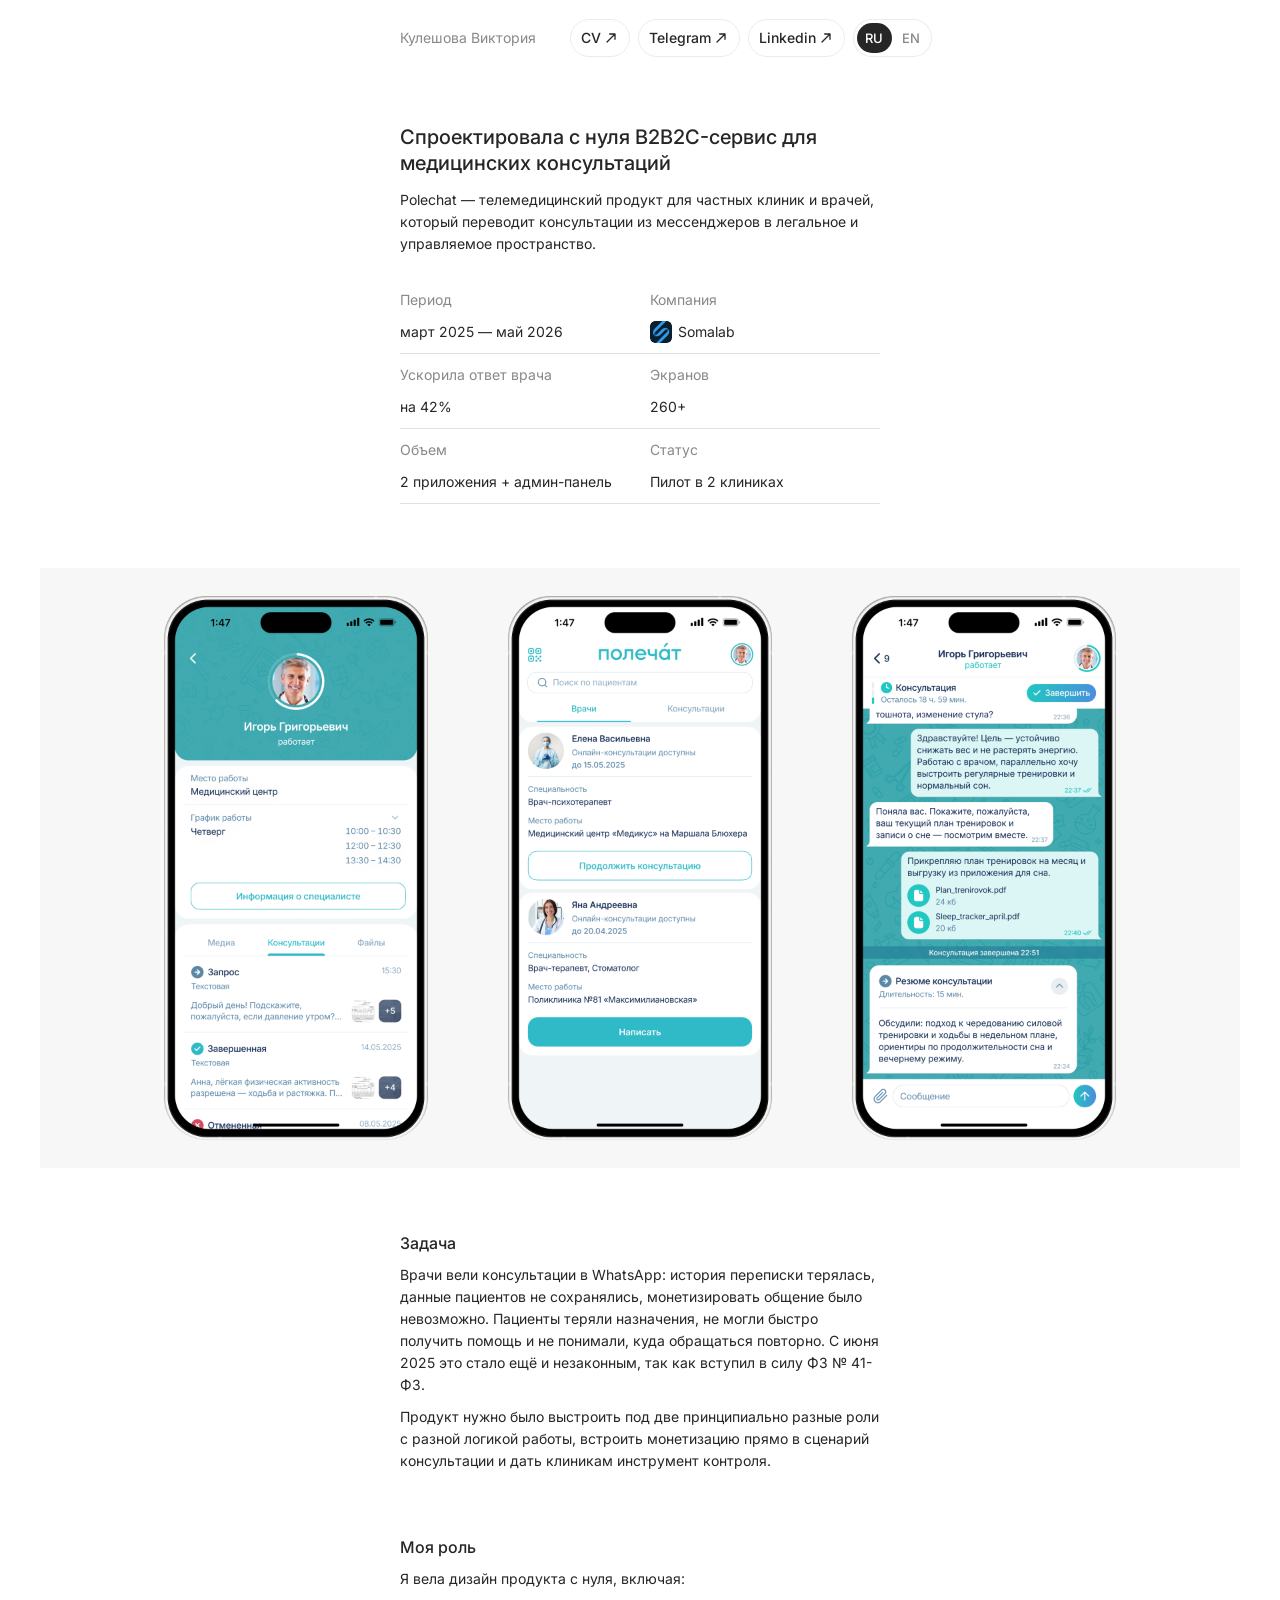
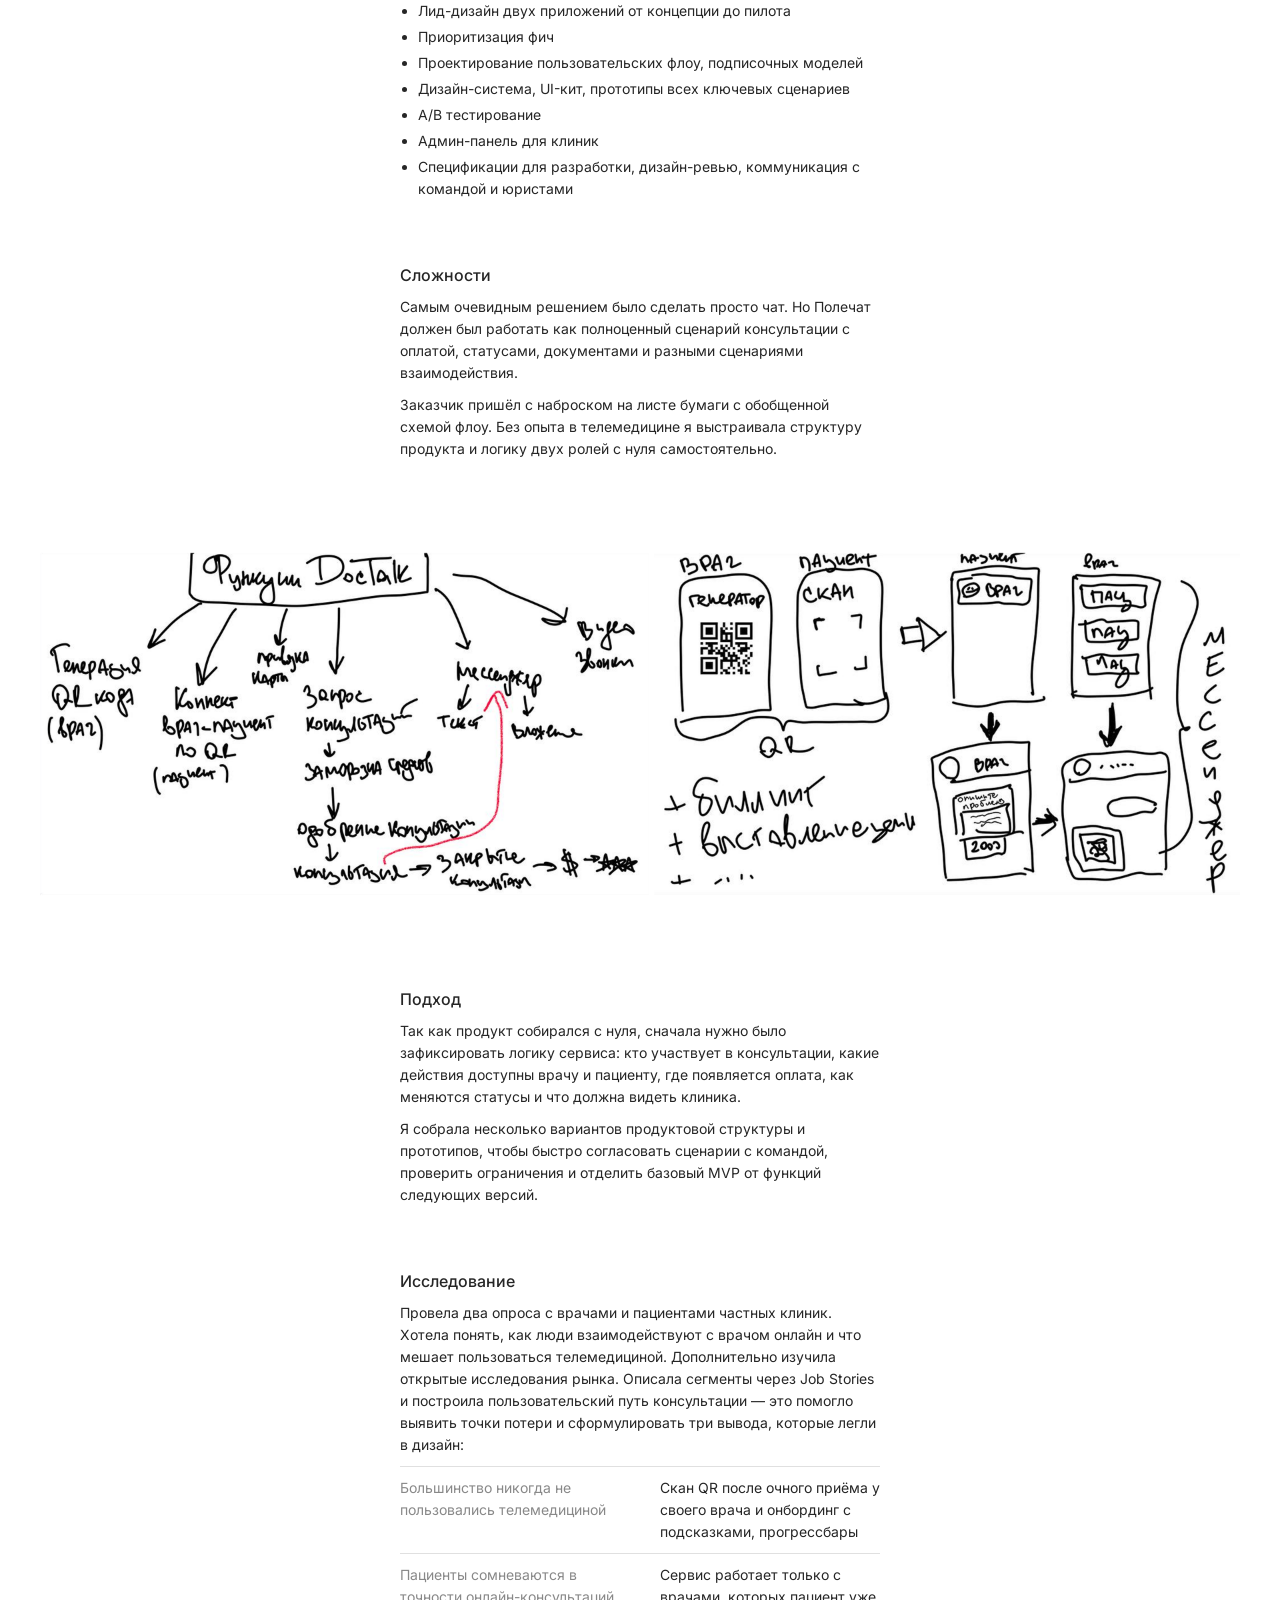
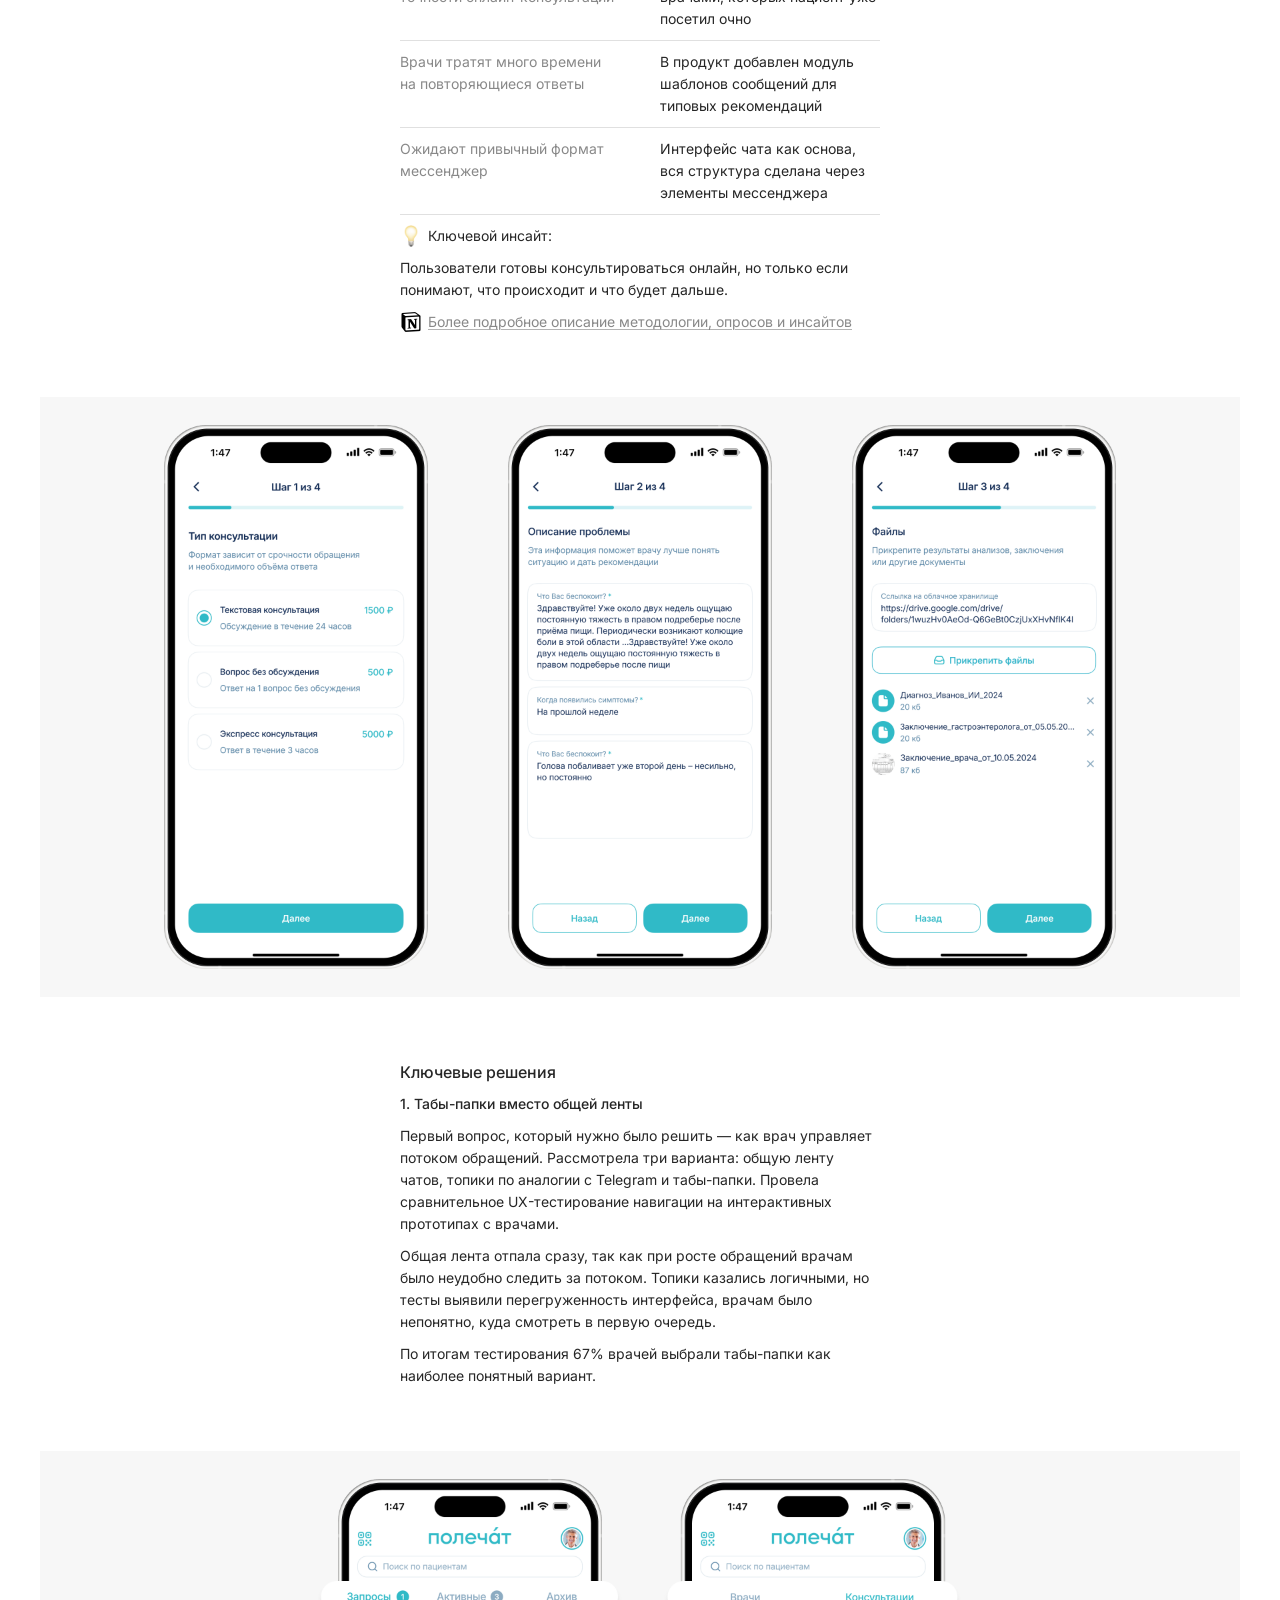
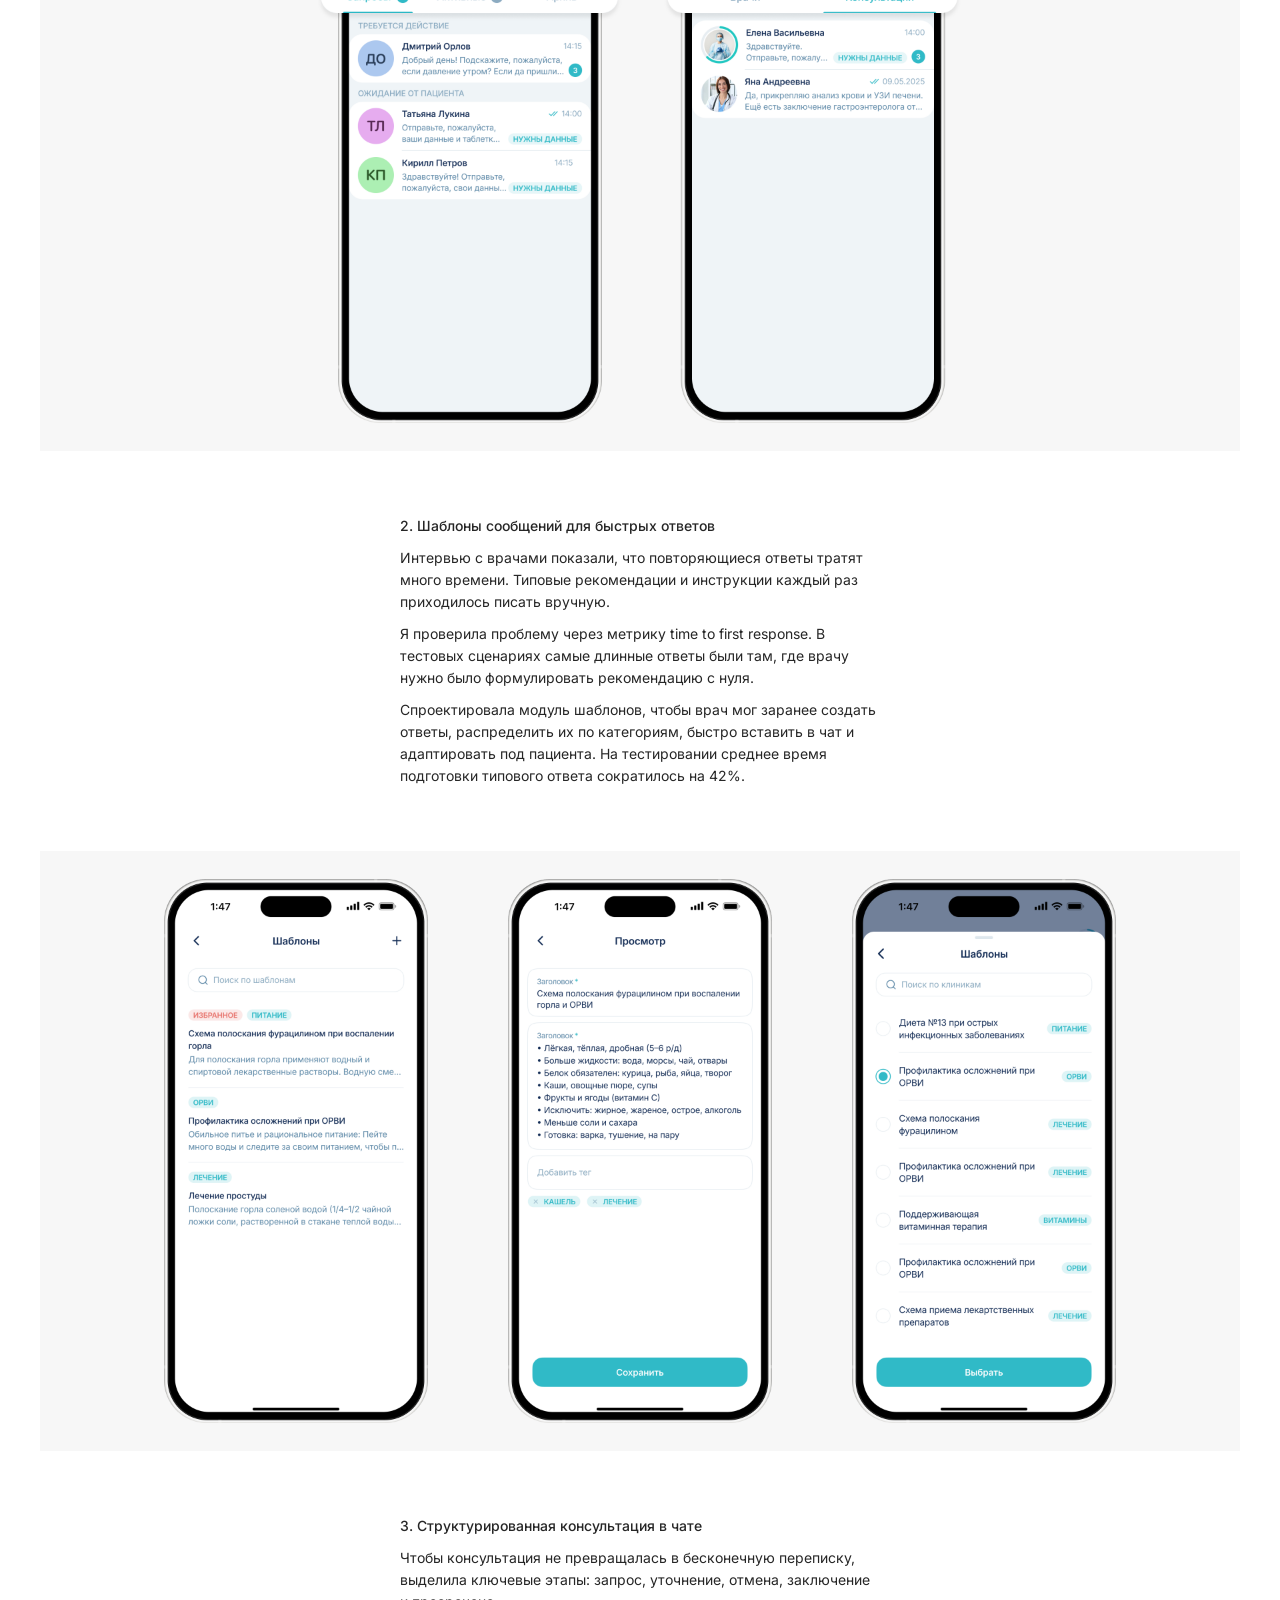
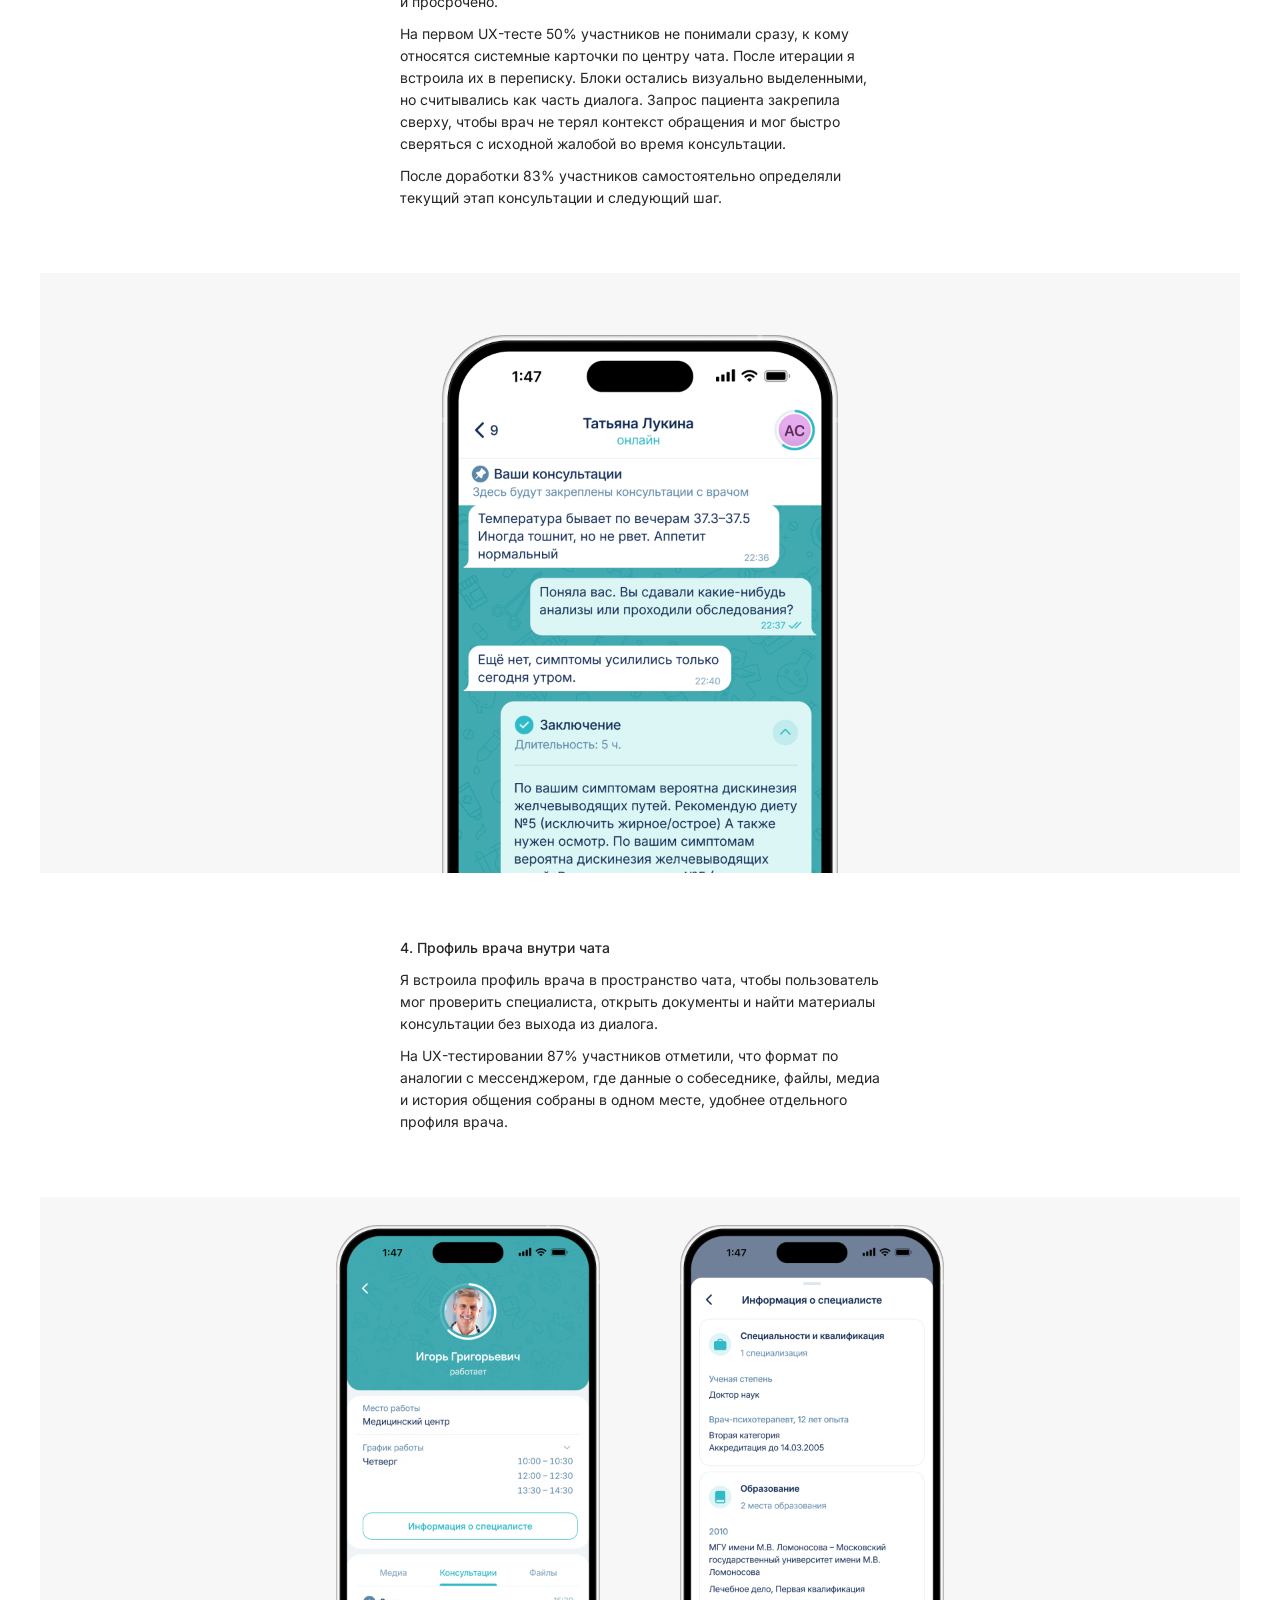
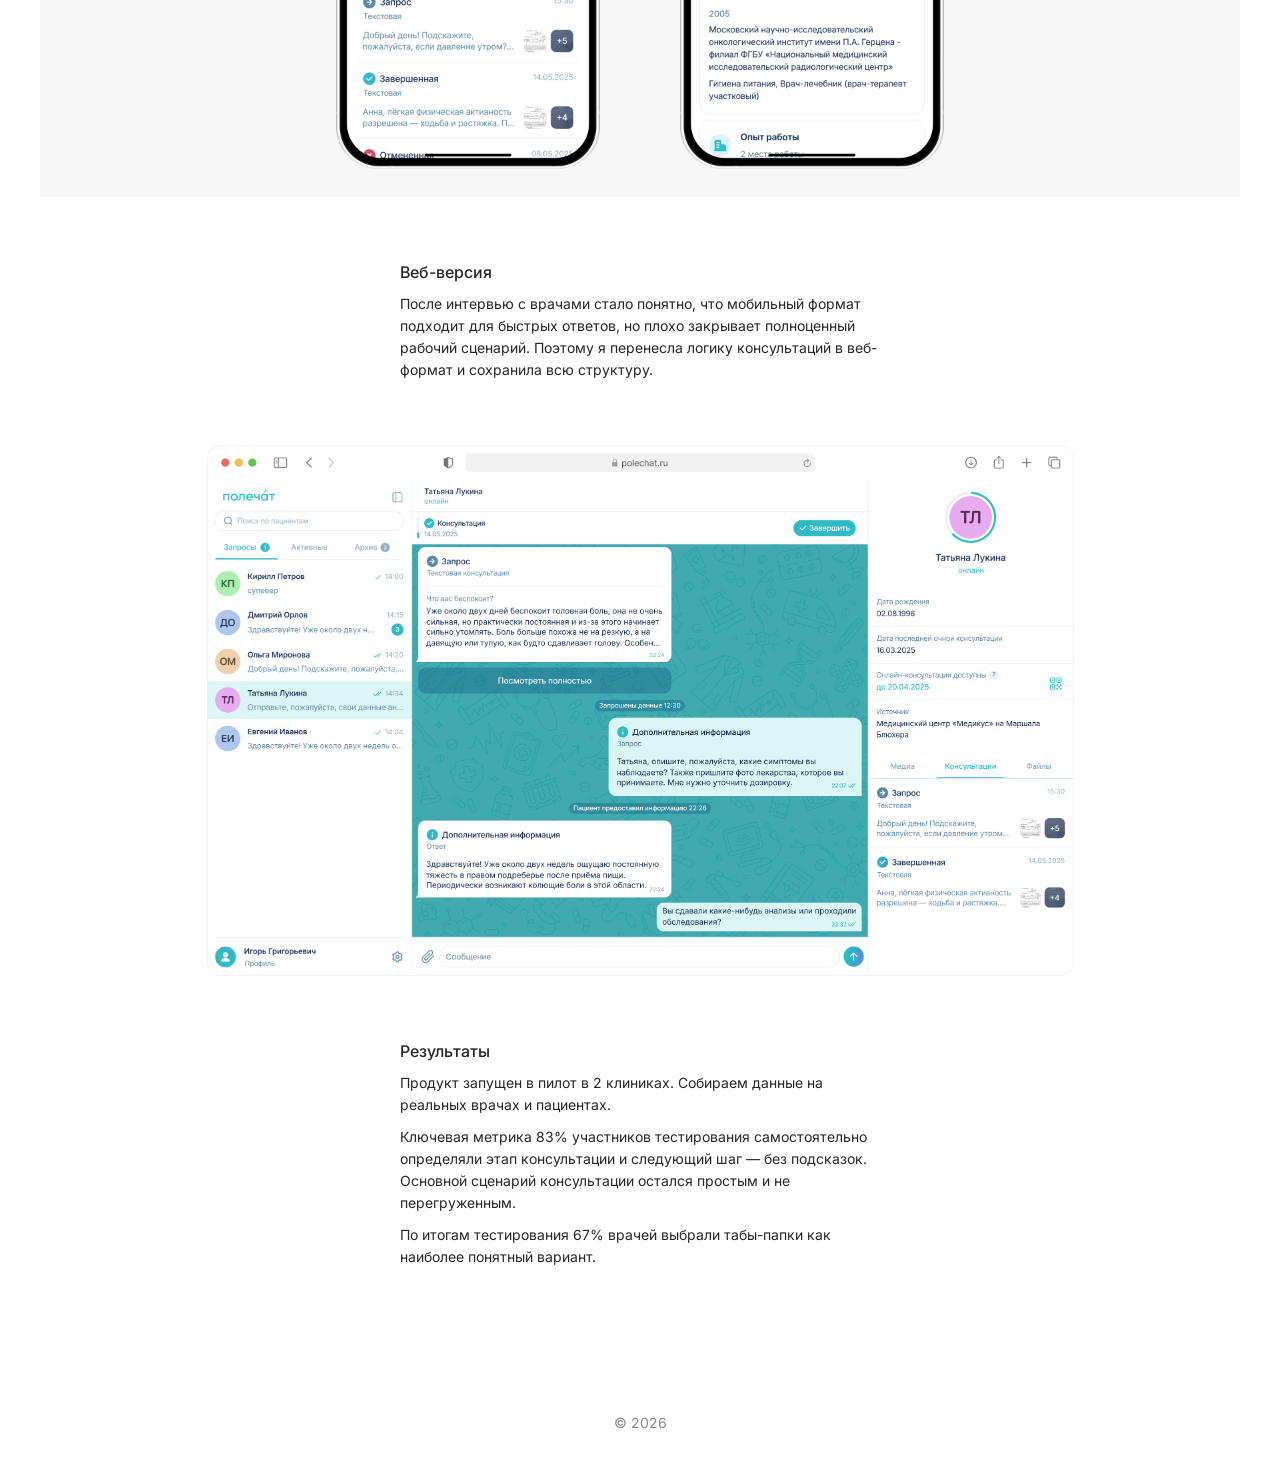
<file: polechat.html>
<!DOCTYPE html>
<html lang="ru">

<head>
    <link rel="icon" type="image/png" href="assets/favicon.png">
    <meta charset="UTF-8">
    <meta name="viewport" content="width=device-width, initial-scale=1.0">
    <meta name="description" content="Как я спроектировала с нуля B2B2C-сервис для легальных медицинских консультаций.">
    <link rel="canonical" href="https://viktoriakuleshova.ru/polechat.html">
    <link rel="alternate" hreflang="ru" href="https://viktoriakuleshova.ru/polechat.html">
    <link rel="alternate" hreflang="en" href="https://viktoriakuleshova.ru/en/polechat.html">
    <link rel="alternate" hreflang="x-default" href="https://viktoriakuleshova.ru/polechat.html">
    <meta property="og:type" content="website">
    <meta property="og:title" content="Полечат — кейс | Виктория Кулешова">
    <meta property="og:description" content="Как я спроектировала с нуля B2B2C-сервис для легальных медицинских консультаций.">
    <meta property="og:url" content="https://viktoriakuleshova.ru/polechat.html">
    <meta property="og:locale" content="ru_RU">
    <title>Полечат — кейс | Виктория Кулешова</title>

    <link rel="preconnect" href="https://fonts.googleapis.com">
    <link rel="preconnect" href="https://fonts.gstatic.com" crossorigin>
    <link href="https://fonts.googleapis.com/css2?family=Inter:wght@400;500;600&display=swap" rel="stylesheet">

    <link rel="stylesheet" href="style.css">
    <link rel="stylesheet" href="case.css">
</head>

<body>

    <main class="case-page">
        <header class="case-header">
            <a href="./" class="case-header__name">Кулешова Виктория</a>

            <div class="case-header__actions">
                <nav class="pillnav">
                <a class="pill"
                    href="https://drive.google.com/file/d/1a3O7hFfWB6YuPeV2TKK2xETcdSh9LRPo/view?usp=drive_link"
                    target="_blank" rel="noopener">
                    <span>CV</span>
                    <img class="pill__icon" src="assets/arrow-narrow-up-right.svg" alt="">
                </a>

                <a class="pill" href="https://t.me/vktorriaa" target="_blank" rel="noopener">
                    <span>Telegram</span>
                    <img class="pill__icon" src="assets/arrow-narrow-up-right.svg" alt="">
                </a>

                <a class="pill" href="https://www.linkedin.com/in/vika-kuleshova-b618aa413" target="_blank" rel="noopener">
                    <span>Linkedin</span>
                    <img class="pill__icon" src="assets/arrow-narrow-up-right.svg" alt="">
                </a>
            </nav>
                <div class="lang-switch" role="group" aria-label="Язык"><a class="lang-switch__item is-active" href="polechat.html" hreflang="ru" lang="ru" data-lang="ru" aria-current="page">RU</a><a class="lang-switch__item" href="en/polechat.html" hreflang="en" lang="en" data-lang="en">EN</a></div>
            </div>
        </header>

        <header class="case-sticky-menu">
            <div class="case-sticky-menu__inner">
                <a href="./" class="case-sticky-menu__avatar">
                    <img src="assets/avatar.png" alt="Кулешова Виктория">
                </a>

                <div class="case-sticky-menu__actions">

                <nav class="case-sticky-menu__links">
                    <a class="case-sticky-menu__pill"
                        href="https://drive.google.com/file/d/1a3O7hFfWB6YuPeV2TKK2xETcdSh9LRPo/view?usp=drive_link"
                        target="_blank" rel="noopener">
                        <span>CV</span>
                        <img src="assets/arrow-narrow-up-right.svg" alt="">
                    </a>

                    <a class="case-sticky-menu__pill" href="https://t.me/vktorriaa" target="_blank" rel="noopener">
                        <span>Telegram</span>
                        <img src="assets/arrow-narrow-up-right.svg" alt="">
                    </a>

                    <a class="case-sticky-menu__pill" href="https://www.linkedin.com/in/vika-kuleshova-b618aa413" target="_blank" rel="noopener">
                        <span>Linkedin</span>
                        <img src="assets/arrow-narrow-up-right.svg" alt="">
                    </a>
                </nav>

                <div class="lang-switch" role="group" aria-label="Язык"><a class="lang-switch__item is-active" href="polechat.html" hreflang="ru" lang="ru" data-lang="ru" aria-current="page">RU</a><a class="lang-switch__item" href="en/polechat.html" hreflang="en" lang="en" data-lang="en">EN</a></div>

                <button class="case-menu-toggle" type="button" aria-label="Открыть меню">
                    <img src="assets/menu-01.svg" alt="">
                </button>

                </div>
            </div>
        </header>

        <section class="case-hero">

            <div class="case-intro">
                <h1>Спроектировала с нуля B2B2C-сервис для медицинских консультаций</h1>

                <p>
                    Polechat — телемедицинский продукт для частных клиник и врачей,
                    который переводит консультации из мессенджеров в легальное и
                    управляемое пространство.
                </p>
            </div>

            <div class="case-facts">

                <div class="case-facts__row">
                    <div class="case-fact">
                        <span>Период</span>
                        <p>март 2025 — май 2026</p>
                    </div>

                    <div class="case-fact">
                        <span>Компания</span>
                        <p class="case-company">
                            <img src="assets/somalab.png" alt="">
                            Somalab
                        </p>
                    </div>
                </div>

                <div class="case-facts__row">
                    <div class="case-fact">
                        <span>Ускорила ответ врача</span>
                        <p>на 42%</p>
                    </div>

                    <div class="case-fact">
                        <span>Экранов</span>
                        <p>260+</p>
                    </div>
                </div>

                <div class="case-facts__row">
                    <div class="case-fact">
                        <span>Объем</span>
                        <p>2 приложения + админ-панель</p>
                    </div>

                    <div class="case-fact">
                        <span>Статус</span>
                        <p>Пилот в 2 клиниках</p>
                    </div>
                </div>

            </div>

        </section>

        <section class="case-gallery">
            <img src="assets/polechat/polechat_case_1.png" alt="Экраны приложения Полечат">
        </section>

        <section class="case-section">
            <div class="case-content">
                <h2>Задача</h2>

                <p>
                    Врачи вели консультации в WhatsApp: история переписки терялась, данные пациентов не сохранялись,
                    монетизировать общение было невозможно. Пациенты теряли назначения, не могли быстро получить помощь
                    и не понимали, куда обращаться повторно. С июня 2025 это стало ещё и незаконным, так как вступил в
                    силу ФЗ № 41-ФЗ.
                </p>

                <p>
                    Продукт нужно было выстроить под две принципиально разные роли с разной логикой работы, встроить
                    монетизацию прямо в сценарий консультации и дать клиникам инструмент контроля.
                </p>
            </div>
        </section>

        <section class="case-section">
            <div class="case-content">
                <h2>Моя роль</h2>

                <p>Я вела дизайн продукта с нуля, включая:</p>

                <ul>
                    <li>Лид-дизайн двух приложений от концепции до пилота</li>
                    <li>Приоритизация фич</li>
                    <li>Проектирование пользовательских флоу, подписочных моделей</li>
                    <li>Дизайн-система, UI-кит, прототипы всех ключевых сценариев</li>
                    <li>A/B тестирование</li>
                    <li>Админ-панель для клиник</li>
                    <li>Спецификации для разработки, дизайн-ревью, коммуникация с командой и юристами</li>
                </ul>
            </div>
        </section>

        <section class="case-section">
            <div class="case-content">
                <h2>Сложности</h2>

                <p>
                    Самым очевидным решением было сделать просто чат. Но Полечат должен был работать как полноценный
                    сценарий консультации с оплатой, статусами, документами и разными сценариями взаимодействия.
                </p>

                <p>
                    Заказчик пришёл с наброском на листе бумаги с обобщенной схемой флоу. Без опыта в телемедицине я
                    выстраивала структуру продукта и логику двух ролей с нуля самостоятельно.
                </p>
            </div>

            <div class="case-gallery">
                <img src="assets/polechat/polechat_case_2.png" alt="">
            </div>
        </section>

        <section class="case-section">
            <div class="case-content">
                <h2>Подход</h2>

                <p>
                    Так как продукт собирался с нуля, сначала нужно было зафиксировать логику сервиса: кто участвует в
                    консультации, какие действия доступны врачу и пациенту, где появляется оплата, как меняются статусы
                    и что должна видеть клиника.
                </p>

                <p>
                    Я собрала несколько вариантов продуктовой структуры и прототипов, чтобы быстро согласовать сценарии
                    с командой, проверить ограничения и отделить базовый MVP от функций следующих версий.
                </p>
            </div>
        </section>

        <section class="case-section">
            <div class="case-content">
                <h2>Исследование</h2>

                <p>
                    Провела два опроса с врачами и пациентами частных клиник. Хотела понять, как люди взаимодействуют с
                    врачом онлайн и что мешает пользоваться телемедициной. Дополнительно изучила открытые исследования
                    рынка. Описала сегменты через Job Stories и построила пользовательский путь консультации — это
                    помогло выявить точки потери и сформулировать три вывода, которые легли в дизайн:
                </p>

                <div class="research-table">
                    <div class="research-row">
                        <span>Большинство никогда не пользовались телемедициной</span>
                        <p>Скан QR после очного приёма у своего врача и онбординг с подсказками, прогрессбары</p>
                    </div>

                    <div class="research-row">
                        <span>Пациенты сомневаются в точности онлайн-консультаций</span>
                        <p>Сервис работает только с врачами, которых пациент уже посетил очно</p>
                    </div>

                    <div class="research-row">
                        <span>Врачи тратят много времени на повторяющиеся ответы</span>
                        <p>В продукт добавлен модуль шаблонов сообщений для типовых рекомендаций</p>
                    </div>

                    <div class="research-row">
                        <span>Ожидают привычный формат мессенджер</span>
                        <p>Интерфейс чата как основа, вся структура сделана через элементы мессенджера</p>
                    </div>
                </div>

                <p class="insight-title">
                    <img src="assets/idea.png" alt="">
                    <span>Ключевой инсайт:</span>
                </p>

                <p>
                    Пользователи готовы консультироваться онлайн, но только если понимают, что происходит и что будет
                    дальше.
                </p>

                <a href="#" class="notion-link">
                    <img src="assets/notion.png" alt="">
                    <span>Более подробное описание методологии, опросов и инсайтов</span>
                </a>
            </div>

            <div class="case-gallery">
                <img src="assets/polechat/polechat_case_3.png" alt="">
            </div>
        </section>

        <section class="case-section">

            <div class="case-content">
                <h2>Ключевые решения</h2>

                <h3>1. Табы-папки вместо общей ленты</h3>

                <p>
                    Первый вопрос, который нужно было решить — как врач управляет потоком обращений.
                    Рассмотрела три варианта: общую ленту чатов, топики по аналогии с Telegram
                    и табы-папки. Провела сравнительное UX-тестирование навигации на интерактивных
                    прототипах с врачами.
                </p>

                <p>
                    Общая лента отпала сразу, так как при росте обращений врачам было неудобно
                    следить за потоком. Топики казались логичными, но тесты выявили перегруженность
                    интерфейса, врачам было непонятно, куда смотреть в первую очередь.
                </p>

                <p>
                    По итогам тестирования 67% врачей выбрали табы-папки как наиболее понятный вариант.
                </p>
            </div>

            <div class="case-gallery">
                <img src="assets/polechat/polechat_case_4.png" alt="">
            </div>

        </section>

        <section class="case-section">

            <div class="case-content">

                <h3>2. Шаблоны сообщений для быстрых ответов</h3>

                <p>
                    Интервью с врачами показали, что повторяющиеся ответы тратят много времени.
                    Типовые рекомендации и инструкции каждый раз приходилось писать вручную.
                </p>

                <p>
                    Я проверила проблему через метрику time to first response. В тестовых сценариях
                    самые длинные ответы были там, где врачу нужно было формулировать рекомендацию с нуля.
                </p>

                <p>
                    Спроектировала модуль шаблонов, чтобы врач мог заранее создать ответы,
                    распределить их по категориям, быстро вставить в чат и адаптировать под пациента.
                    На тестировании среднее время подготовки типового ответа сократилось на 42%.
                </p>

            </div>

            <div class="case-gallery">
                <img src="assets/polechat/polechat_case_5.png" alt="">
            </div>

        </section>

        <section class="case-section">

            <div class="case-content">
                <h3>3. Структурированная консультация в чате</h3>

                <p>
                    Чтобы консультация не превращалась в бесконечную переписку, выделила ключевые этапы:
                    запрос, уточнение, отмена, заключение и просрочено.
                </p>

                <p>
                    На первом UX-тесте 50% участников не понимали сразу, к кому относятся системные карточки
                    по центру чата. После итерации я встроила их в переписку. Блоки остались визуально выделенными,
                    но считывались как часть диалога. Запрос пациента закрепила сверху, чтобы врач не терял
                    контекст обращения и мог быстро сверяться с исходной жалобой во время консультации.
                </p>

                <p>
                    После доработки 83% участников самостоятельно определяли текущий этап консультации и следующий шаг.
                </p>
            </div>

            <div class="case-gallery">
                <img src="assets/polechat/polechat_case_6.png" alt="">
            </div>

        </section>

        <section class="case-section">

            <div class="case-content">
                <h3>4. Профиль врача внутри чата</h3>

                <p>
                    Я встроила профиль врача в пространство чата, чтобы пользователь мог проверить специалиста,
                    открыть документы и найти материалы консультации без выхода из диалога.
                </p>

                <p>
                    На UX-тестировании 87% участников отметили, что формат по аналогии с мессенджером,
                    где данные о собеседнике, файлы, медиа и история общения собраны в одном месте,
                    удобнее отдельного профиля врача.
                </p>
            </div>

            <div class="case-gallery">
                <img src="assets/polechat/polechat_case_7.png" alt="">
            </div>

        </section>

        <section class="case-section">

            <div class="case-content">
                <h2>Веб-версия</h2>

                <p>
                    После интервью с врачами стало понятно, что мобильный формат подходит для быстрых ответов,
                    но плохо закрывает полноценный рабочий сценарий. Поэтому я перенесла логику консультаций
                    в веб-формат и сохранила всю структуру.
                </p>
            </div>

            <div class="case-web-image">
                <img src="assets/polechat/polechat_case_8.png" alt="">
            </div>

        </section>

        <section class="case-section">

            <div class="case-content">
                <h2>Результаты</h2>

                <p>
                    Продукт запущен в пилот в 2 клиниках. Собираем данные на реальных врачах и пациентах.
                </p>

                <p>
                    Ключевая метрика 83% участников тестирования самостоятельно определяли этап консультации
                    и следующий шаг — без подсказок. Основной сценарий консультации остался простым
                    и не перегруженным.
                </p>

                <p>
                    По итогам тестирования 67% врачей выбрали табы-папки как наиболее понятный вариант.
                </p>
            </div>

        </section>

    </main>

  <footer class="case-footer">
    © 2026
</footer>
    <script src="js/case-menu.js"></script>

  <script src="js/lang.js"></script>
</body>



</html>
</file>
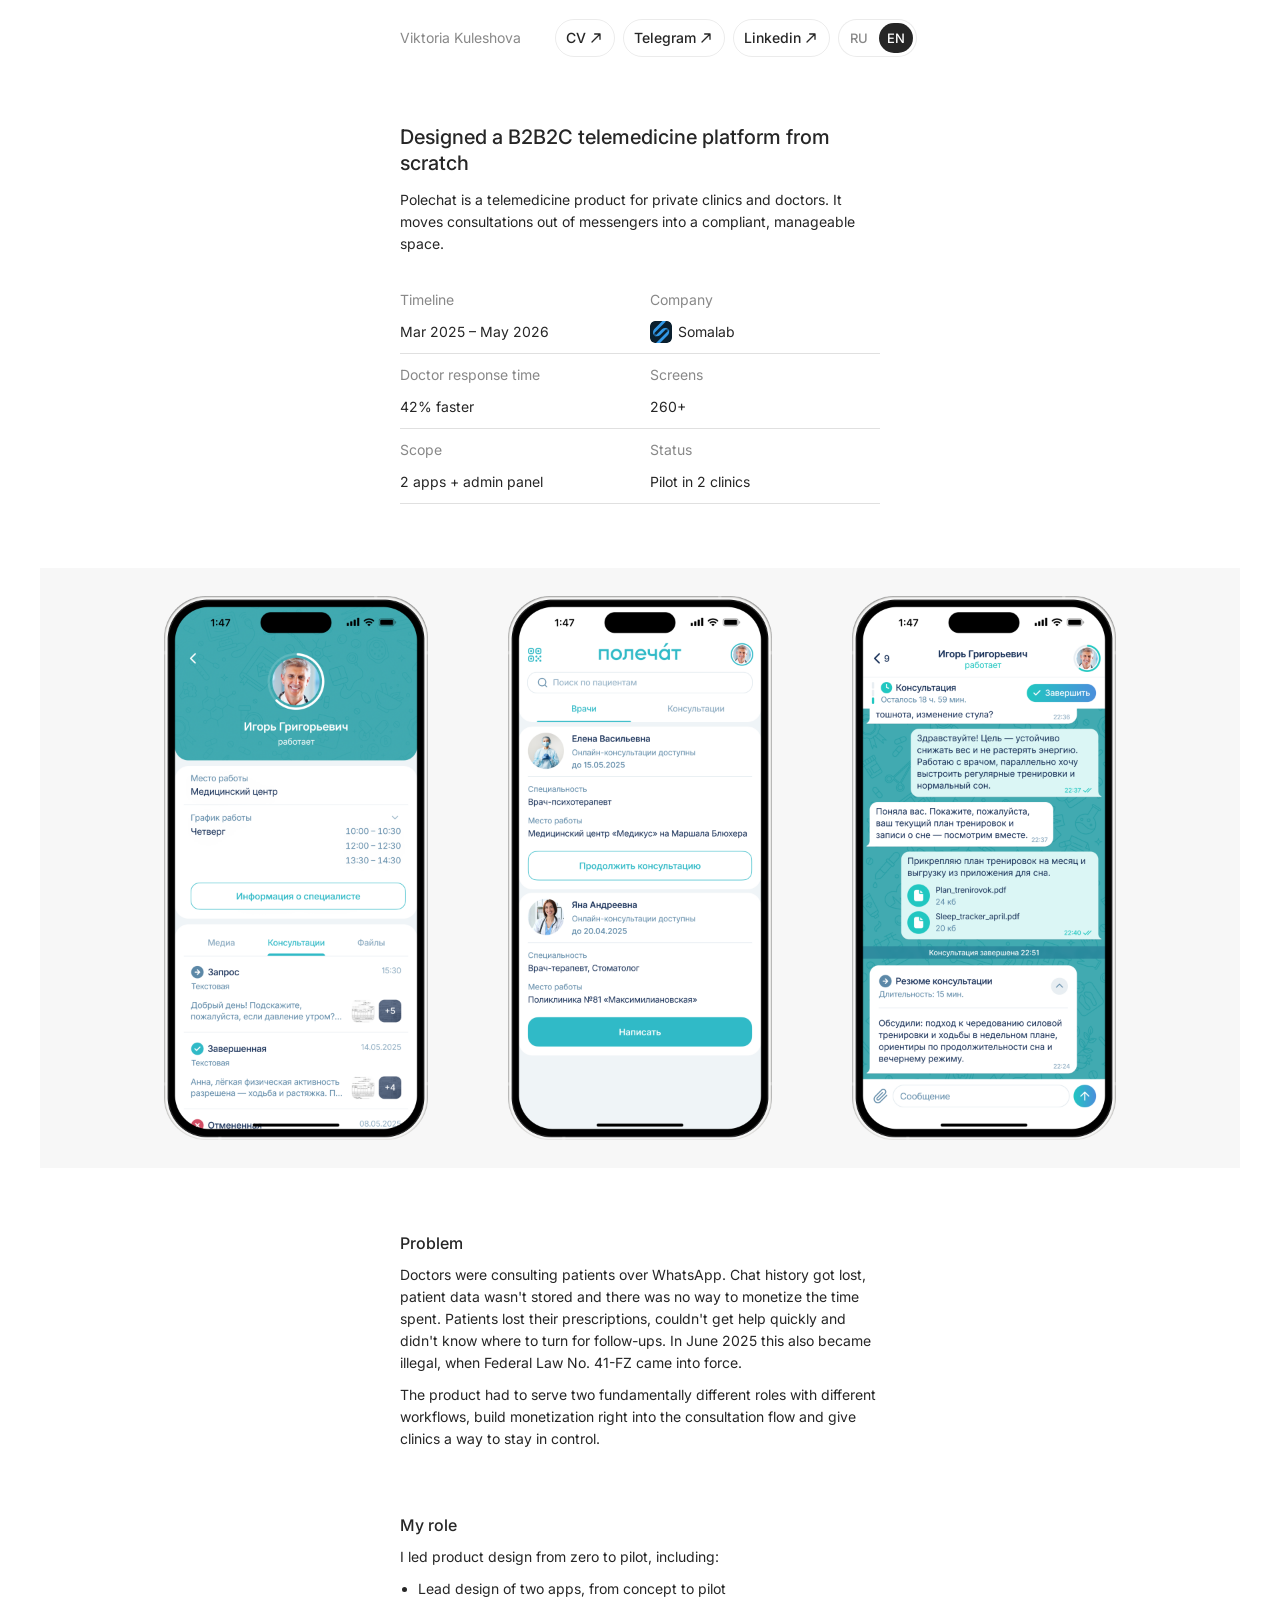
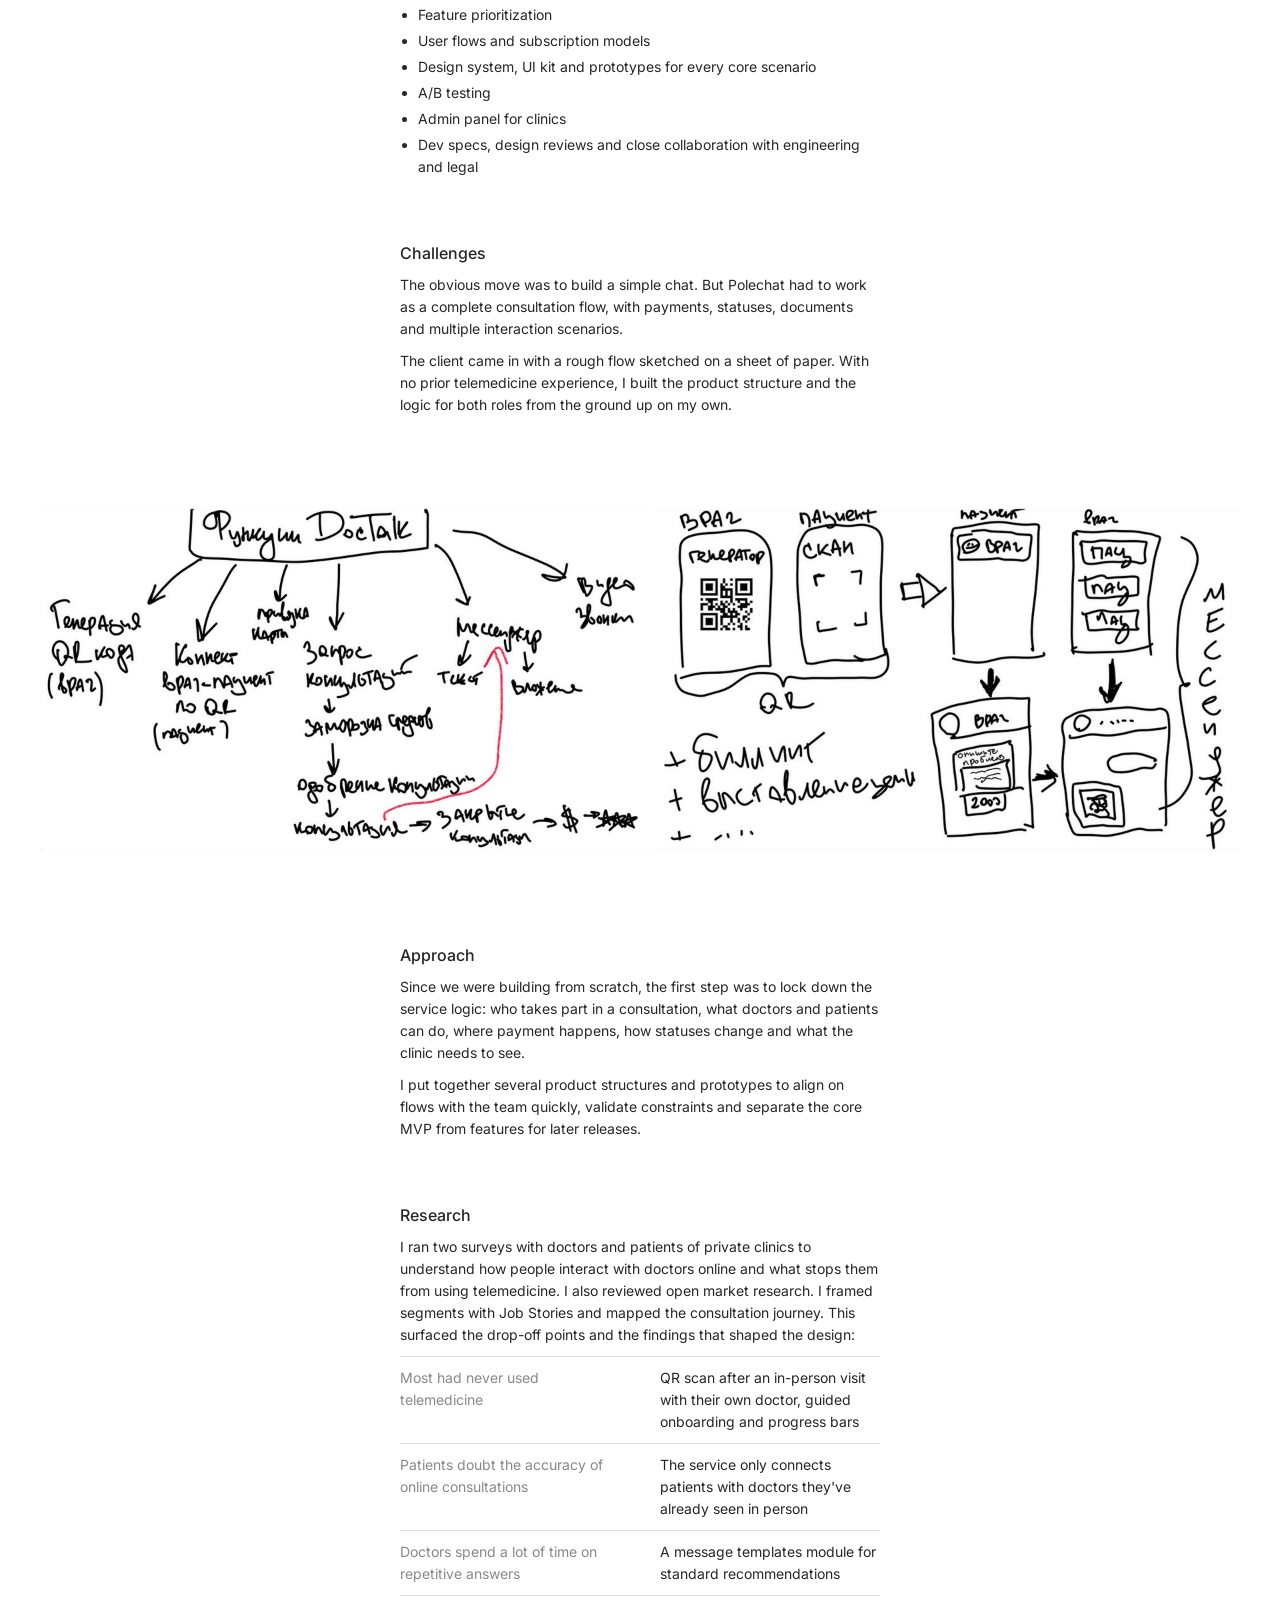
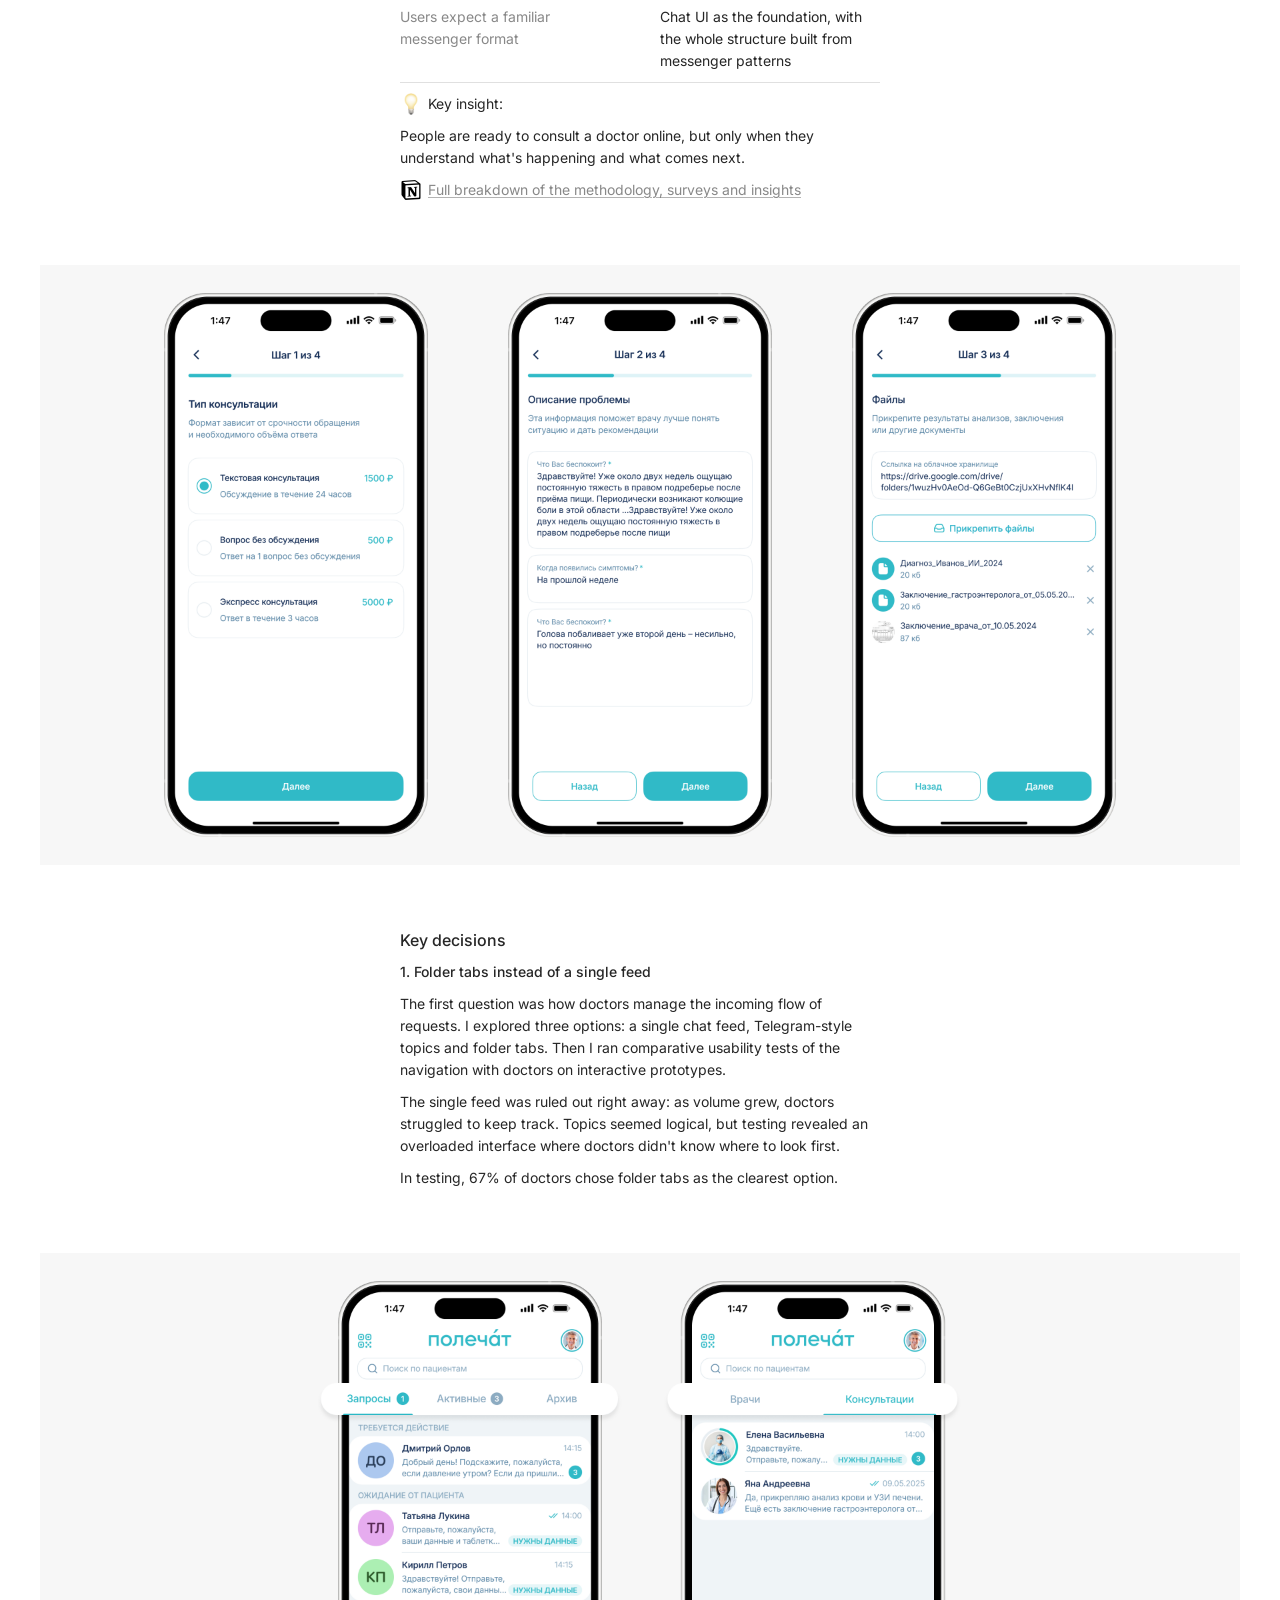
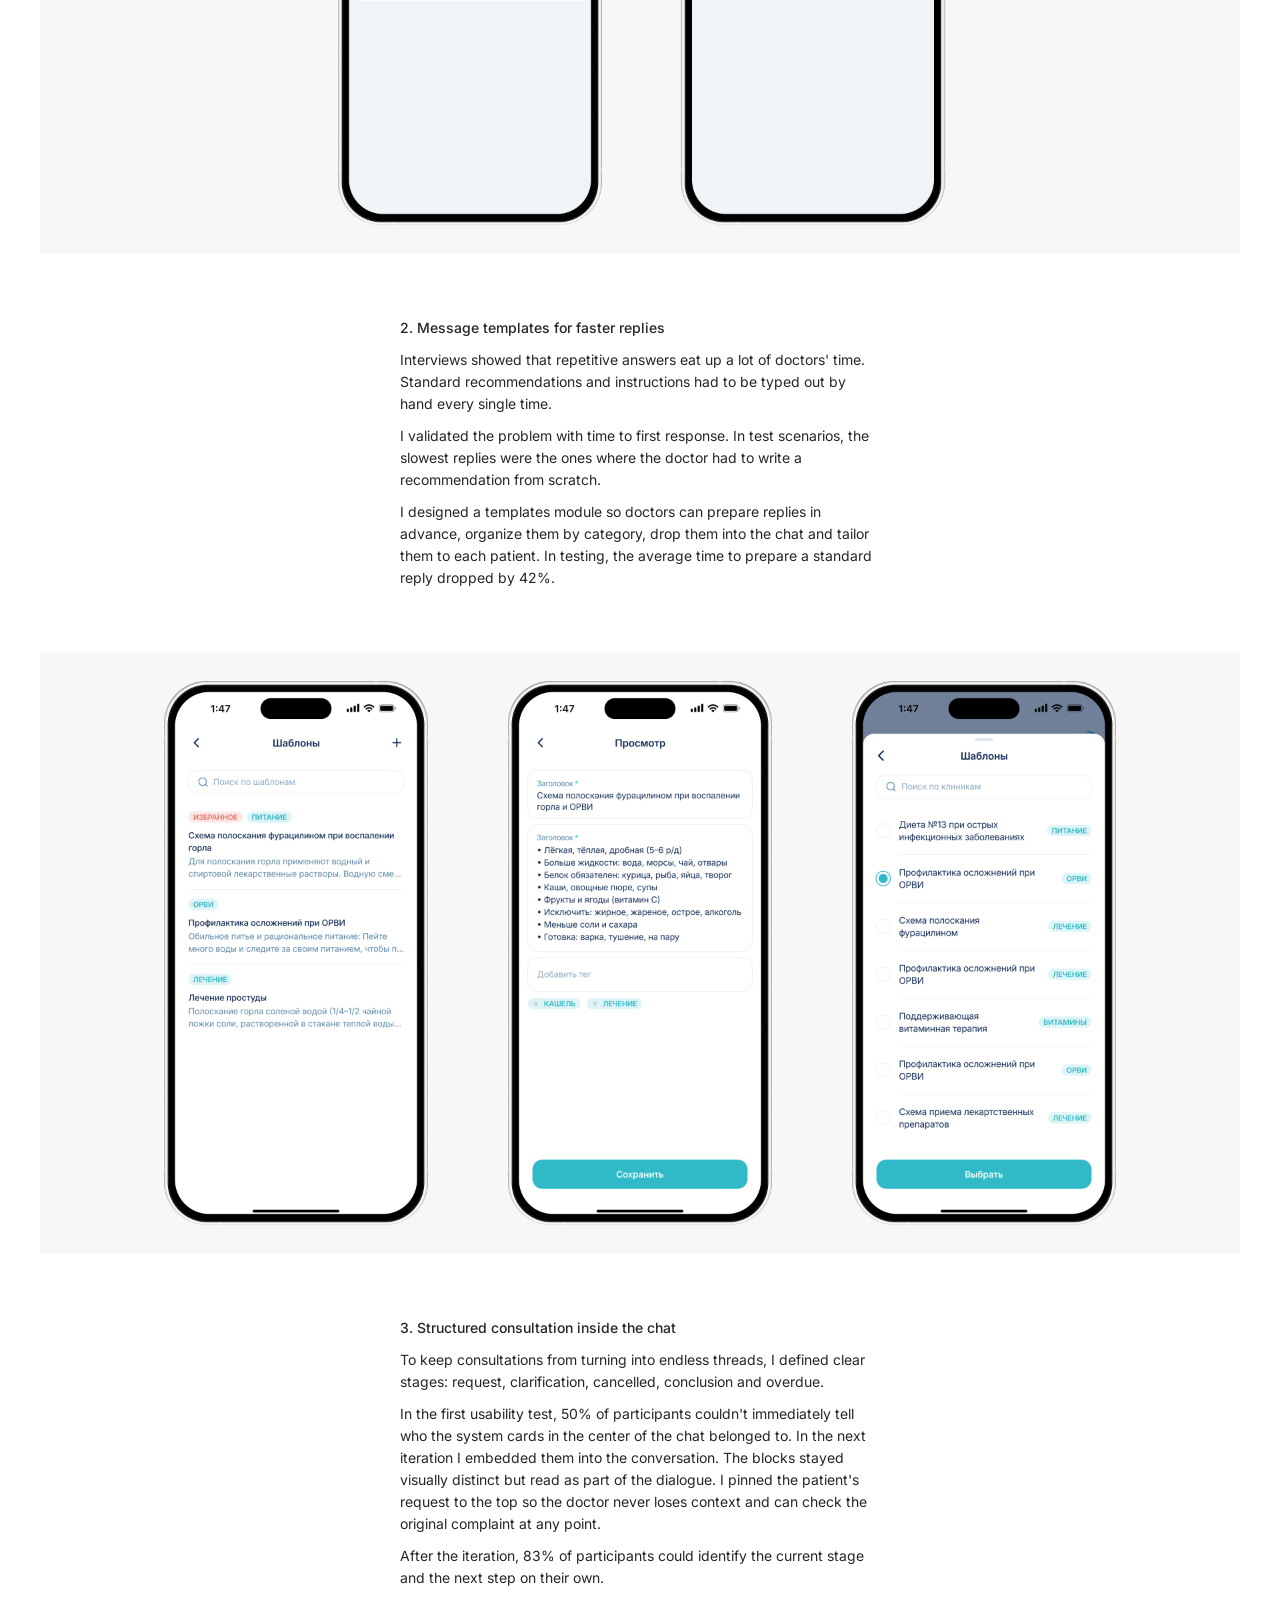
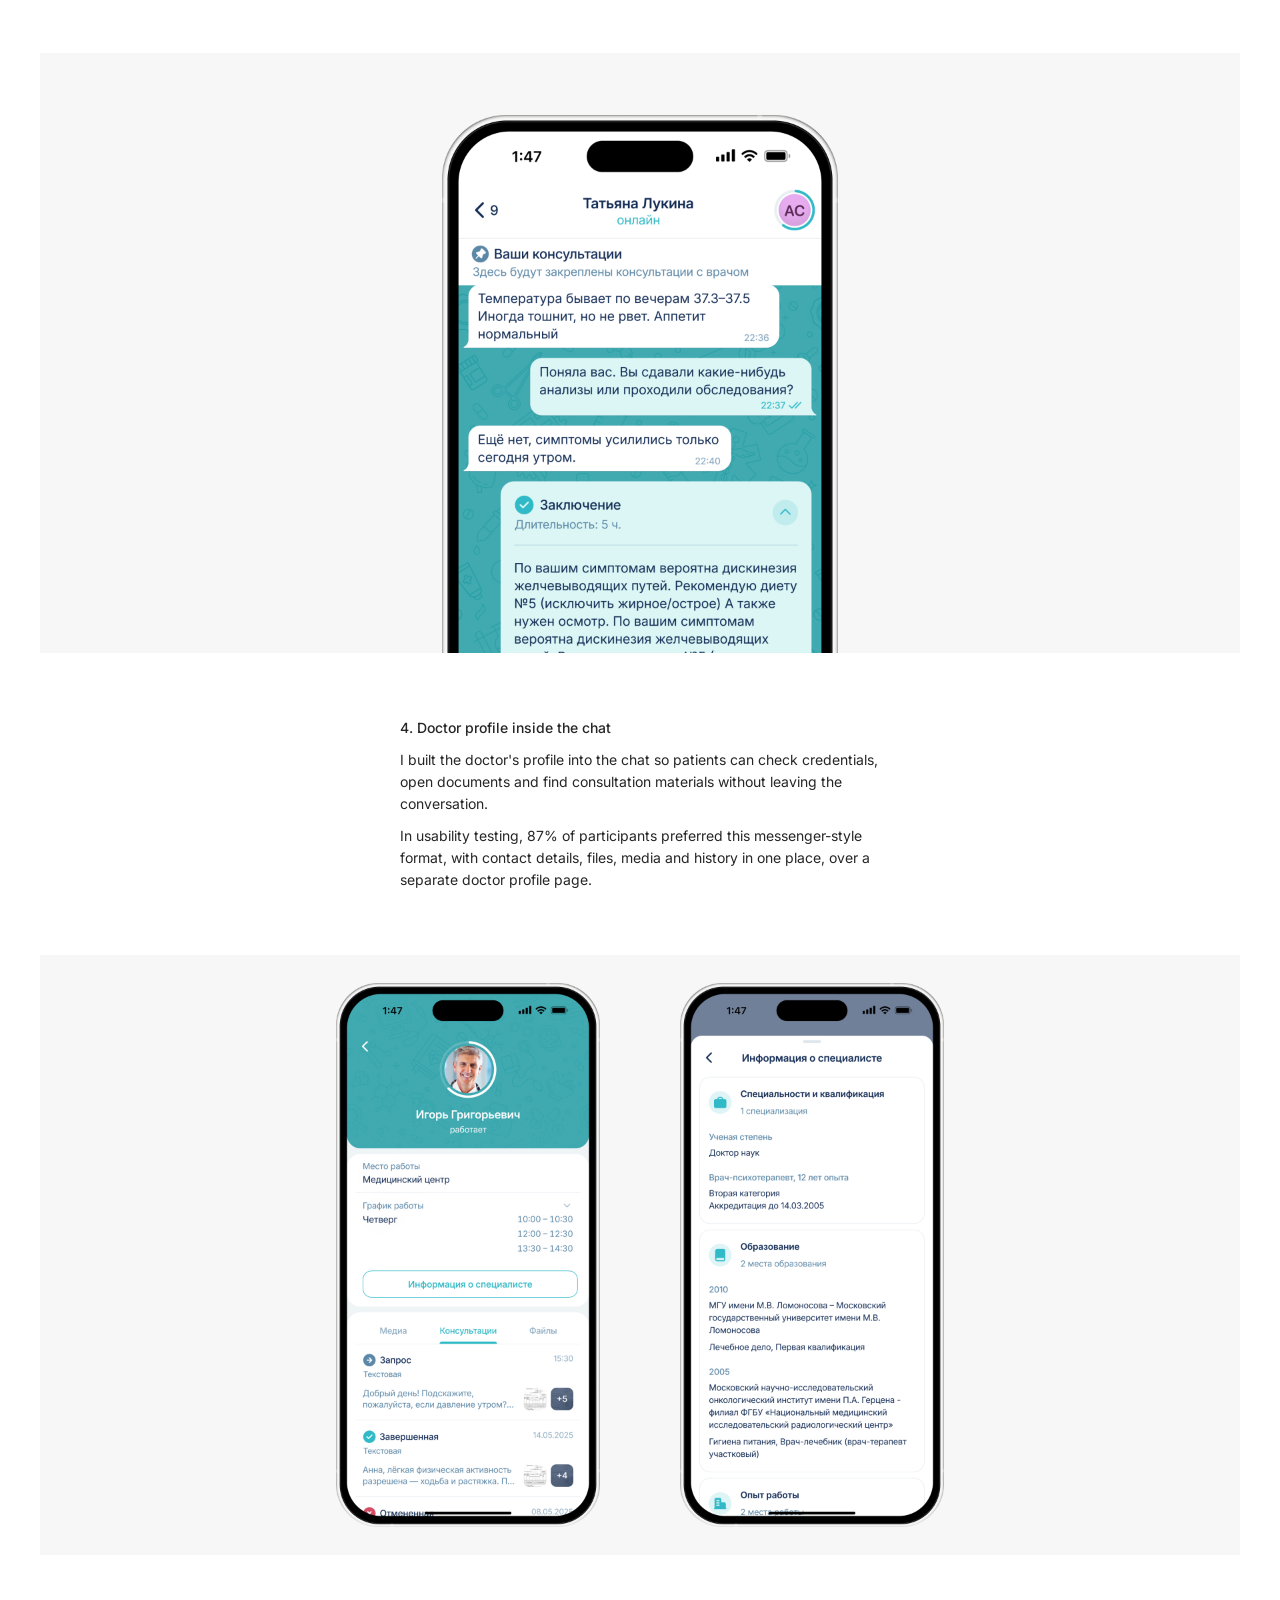
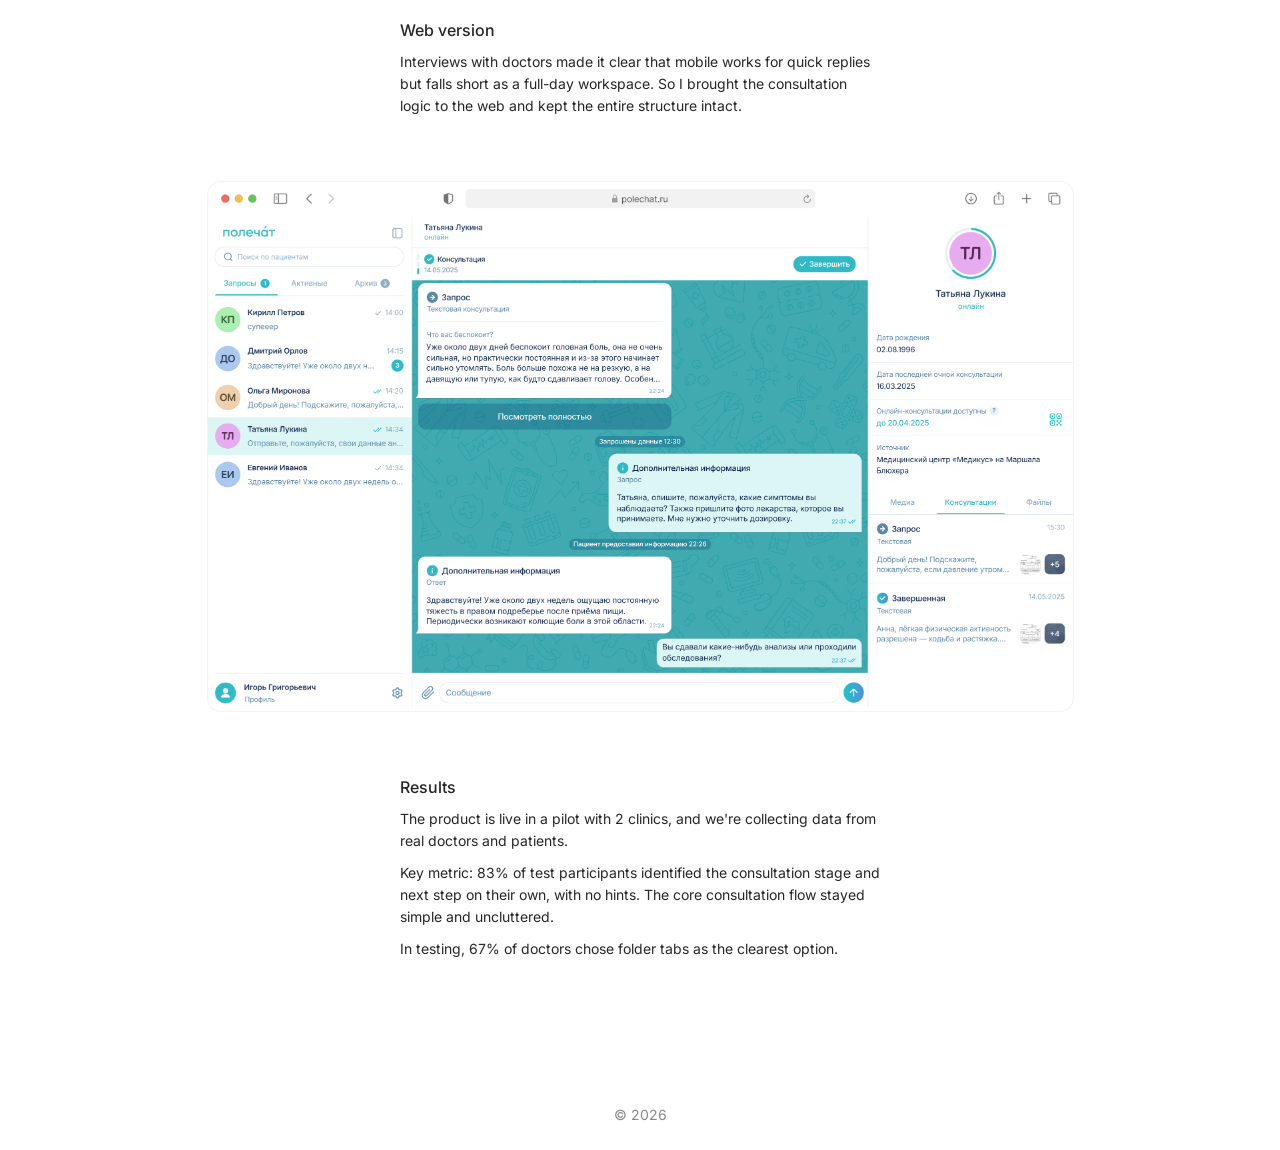
<file: en/polechat.html>
<!DOCTYPE html>
<html lang="en">

<head>
    <link rel="icon" type="image/png" href="../assets/favicon.png">
    <meta charset="UTF-8">
    <meta name="viewport" content="width=device-width, initial-scale=1.0">
    <meta name="description" content="How I designed a B2B2C telemedicine platform from scratch: two apps, an admin panel and 260+ screens.">
    <link rel="canonical" href="https://viktoriakuleshova.ru/en/polechat.html">
    <link rel="alternate" hreflang="ru" href="https://viktoriakuleshova.ru/polechat.html">
    <link rel="alternate" hreflang="en" href="https://viktoriakuleshova.ru/en/polechat.html">
    <link rel="alternate" hreflang="x-default" href="https://viktoriakuleshova.ru/polechat.html">
    <meta property="og:type" content="website">
    <meta property="og:title" content="Polechat case study | Viktoria Kuleshova">
    <meta property="og:description" content="How I designed a B2B2C telemedicine platform from scratch: two apps, an admin panel and 260+ screens.">
    <meta property="og:url" content="https://viktoriakuleshova.ru/en/polechat.html">
    <meta property="og:locale" content="en_US">
    <title>Polechat case study | Viktoria Kuleshova</title>

    <link rel="preconnect" href="https://fonts.googleapis.com">
    <link rel="preconnect" href="https://fonts.gstatic.com" crossorigin>
    <link href="https://fonts.googleapis.com/css2?family=Inter:wght@400;500;600&display=swap" rel="stylesheet">

    <link rel="stylesheet" href="../style.css">
    <link rel="stylesheet" href="../case.css">
</head>

<body>

    <main class="case-page">
        <header class="case-header">
            <a href="./" class="case-header__name">Viktoria Kuleshova</a>

            <div class="case-header__actions">
                <nav class="pillnav">
                <a class="pill"
                    href="https://drive.google.com/file/d/1R_zsMH3JCLnp4a3p9cMIs7WMTwFgBNRx/view?usp=sharing"
                    target="_blank" rel="noopener">
                    <span>CV</span>
                    <img class="pill__icon" src="../assets/arrow-narrow-up-right.svg" alt="">
                </a>

                <a class="pill" href="https://t.me/vktorriaa" target="_blank" rel="noopener">
                    <span>Telegram</span>
                    <img class="pill__icon" src="../assets/arrow-narrow-up-right.svg" alt="">
                </a>

                <a class="pill" href="https://www.linkedin.com/in/vika-kuleshova-b618aa413" target="_blank" rel="noopener">
                    <span>Linkedin</span>
                    <img class="pill__icon" src="../assets/arrow-narrow-up-right.svg" alt="">
                </a>
            </nav>
                <div class="lang-switch" role="group" aria-label="Language"><a class="lang-switch__item" href="../polechat.html" hreflang="ru" lang="ru" data-lang="ru">RU</a><a class="lang-switch__item is-active" href="polechat.html" hreflang="en" lang="en" data-lang="en" aria-current="page">EN</a></div>
            </div>
        </header>

        <header class="case-sticky-menu">
            <div class="case-sticky-menu__inner">
                <a href="./" class="case-sticky-menu__avatar">
                    <img src="../assets/avatar.png" alt="Viktoria Kuleshova">
                </a>

                <div class="case-sticky-menu__actions">

                <nav class="case-sticky-menu__links">
                    <a class="case-sticky-menu__pill"
                        href="https://drive.google.com/file/d/1R_zsMH3JCLnp4a3p9cMIs7WMTwFgBNRx/view?usp=sharing"
                        target="_blank" rel="noopener">
                        <span>CV</span>
                        <img src="../assets/arrow-narrow-up-right.svg" alt="">
                    </a>

                    <a class="case-sticky-menu__pill" href="https://t.me/vktorriaa" target="_blank" rel="noopener">
                        <span>Telegram</span>
                        <img src="../assets/arrow-narrow-up-right.svg" alt="">
                    </a>

                    <a class="case-sticky-menu__pill" href="https://www.linkedin.com/in/vika-kuleshova-b618aa413" target="_blank" rel="noopener">
                        <span>Linkedin</span>
                        <img src="../assets/arrow-narrow-up-right.svg" alt="">
                    </a>
                </nav>

                <div class="lang-switch" role="group" aria-label="Language"><a class="lang-switch__item" href="../polechat.html" hreflang="ru" lang="ru" data-lang="ru">RU</a><a class="lang-switch__item is-active" href="polechat.html" hreflang="en" lang="en" data-lang="en" aria-current="page">EN</a></div>

                <button class="case-menu-toggle" type="button" aria-label="Open menu">
                    <img src="../assets/menu-01.svg" alt="">
                </button>

                </div>
            </div>
        </header>

        <section class="case-hero">

            <div class="case-intro">
                <h1>Designed a B2B2C telemedicine platform from scratch</h1>

                <p>
                    Polechat is a telemedicine product for private clinics and doctors. It moves consultations out of messengers into a compliant, manageable space.
                </p>
            </div>

            <div class="case-facts">

                <div class="case-facts__row">
                    <div class="case-fact">
                        <span>Timeline</span>
                        <p>Mar 2025 – May 2026</p>
                    </div>

                    <div class="case-fact">
                        <span>Company</span>
                        <p class="case-company">
                            <img src="../assets/somalab.png" alt="">
                            Somalab
                        </p>
                    </div>
                </div>

                <div class="case-facts__row">
                    <div class="case-fact">
                        <span>Doctor response time</span>
                        <p>42% faster</p>
                    </div>

                    <div class="case-fact">
                        <span>Screens</span>
                        <p>260+</p>
                    </div>
                </div>

                <div class="case-facts__row">
                    <div class="case-fact">
                        <span>Scope</span>
                        <p>2 apps + admin panel</p>
                    </div>

                    <div class="case-fact">
                        <span>Status</span>
                        <p>Pilot in 2 clinics</p>
                    </div>
                </div>

            </div>

        </section>

        <section class="case-gallery">
            <img src="../assets/polechat/polechat_case_1.png" alt="Polechat app screens">
        </section>

        <section class="case-section">
            <div class="case-content">
                <h2>Problem</h2>

                <p>
                    Doctors were consulting patients over WhatsApp. Chat history got lost, patient data wasn't stored and there was no way to monetize the time spent. Patients lost their prescriptions, couldn't get help quickly and didn't know where to turn for follow-ups. In June 2025 this also became illegal, when Federal Law No. 41-FZ came into force.
                </p>

                <p>
                    The product had to serve two fundamentally different roles with different workflows, build monetization right into the consultation flow and give clinics a way to stay in control.
                </p>
            </div>
        </section>

        <section class="case-section">
            <div class="case-content">
                <h2>My role</h2>

                <p>I led product design from zero to pilot, including:</p>

                <ul>
                    <li>Lead design of two apps, from concept to pilot</li>
                    <li>Feature prioritization</li>
                    <li>User flows and subscription models</li>
                    <li>Design system, UI kit and prototypes for every core scenario</li>
                    <li>A/B testing</li>
                    <li>Admin panel for clinics</li>
                    <li>Dev specs, design reviews and close collaboration with engineering and legal</li>
                </ul>
            </div>
        </section>

        <section class="case-section">
            <div class="case-content">
                <h2>Challenges</h2>

                <p>
                    The obvious move was to build a simple chat. But Polechat had to work as a complete consultation flow, with payments, statuses, documents and multiple interaction scenarios.
                </p>

                <p>
                    The client came in with a rough flow sketched on a sheet of paper. With no prior telemedicine experience, I built the product structure and the logic for both roles from the ground up on my own.
                </p>
            </div>

            <div class="case-gallery">
                <img src="../assets/polechat/polechat_case_2.png" alt="">
            </div>
        </section>

        <section class="case-section">
            <div class="case-content">
                <h2>Approach</h2>

                <p>
                    Since we were building from scratch, the first step was to lock down the service logic: who takes part in a consultation, what doctors and patients can do, where payment happens, how statuses change and what the clinic needs to see.
                </p>

                <p>
                    I put together several product structures and prototypes to align on flows with the team quickly, validate constraints and separate the core MVP from features for later releases.
                </p>
            </div>
        </section>

        <section class="case-section">
            <div class="case-content">
                <h2>Research</h2>

                <p>
                    I ran two surveys with doctors and patients of private clinics to understand how people interact with doctors online and what stops them from using telemedicine. I also reviewed open market research. I framed segments with Job Stories and mapped the consultation journey. This surfaced the drop-off points and the findings that shaped the design:
                </p>

                <div class="research-table">
                    <div class="research-row">
                        <span>Most had never used telemedicine</span>
                        <p>QR scan after an in-person visit with their own doctor, guided onboarding and progress bars</p>
                    </div>

                    <div class="research-row">
                        <span>Patients doubt the accuracy of online consultations</span>
                        <p>The service only connects patients with doctors they've already seen in person</p>
                    </div>

                    <div class="research-row">
                        <span>Doctors spend a lot of time on repetitive answers</span>
                        <p>A message templates module for standard recommendations</p>
                    </div>

                    <div class="research-row">
                        <span>Users expect a familiar messenger format</span>
                        <p>Chat UI as the foundation, with the whole structure built from messenger patterns</p>
                    </div>
                </div>

                <p class="insight-title">
                    <img src="../assets/idea.png" alt="">
                    <span>Key insight:</span>
                </p>

                <p>
                    People are ready to consult a doctor online, but only when they understand what's happening and what comes next.
                </p>

                <a href="#" class="notion-link">
                    <img src="../assets/notion.png" alt="">
                    <span>Full breakdown of the methodology, surveys and insights</span>
                </a>
            </div>

            <div class="case-gallery">
                <img src="../assets/polechat/polechat_case_3.png" alt="">
            </div>
        </section>

        <section class="case-section">

            <div class="case-content">
                <h2>Key decisions</h2>

                <h3>1. Folder tabs instead of a single feed</h3>

                <p>
                    The first question was how doctors manage the incoming flow of requests. I explored three options: a single chat feed, Telegram-style topics and folder tabs. Then I ran comparative usability tests of the navigation with doctors on interactive prototypes.
                </p>

                <p>
                    The single feed was ruled out right away: as volume grew, doctors struggled to keep track. Topics seemed logical, but testing revealed an overloaded interface where doctors didn't know where to look first.
                </p>

                <p>
                    In testing, 67% of doctors chose folder tabs as the clearest option.
                </p>
            </div>

            <div class="case-gallery">
                <img src="../assets/polechat/polechat_case_4.png" alt="">
            </div>

        </section>

        <section class="case-section">

            <div class="case-content">

                <h3>2. Message templates for faster replies</h3>

                <p>
                    Interviews showed that repetitive answers eat up a lot of doctors' time. Standard recommendations and instructions had to be typed out by hand every single time.
                </p>

                <p>
                    I validated the problem with time to first response. In test scenarios, the slowest replies were the ones where the doctor had to write a recommendation from scratch.
                </p>

                <p>
                    I designed a templates module so doctors can prepare replies in advance, organize them by category, drop them into the chat and tailor them to each patient. In testing, the average time to prepare a standard reply dropped by 42%.
                </p>

            </div>

            <div class="case-gallery">
                <img src="../assets/polechat/polechat_case_5.png" alt="">
            </div>

        </section>

        <section class="case-section">

            <div class="case-content">
                <h3>3. Structured consultation inside the chat</h3>

                <p>
                    To keep consultations from turning into endless threads, I defined clear stages: request, clarification, cancelled, conclusion and overdue.
                </p>

                <p>
                    In the first usability test, 50% of participants couldn't immediately tell who the system cards in the center of the chat belonged to. In the next iteration I embedded them into the conversation. The blocks stayed visually distinct but read as part of the dialogue. I pinned the patient's request to the top so the doctor never loses context and can check the original complaint at any point.
                </p>

                <p>
                    After the iteration, 83% of participants could identify the current stage and the next step on their own.
                </p>
            </div>

            <div class="case-gallery">
                <img src="../assets/polechat/polechat_case_6.png" alt="">
            </div>

        </section>

        <section class="case-section">

            <div class="case-content">
                <h3>4. Doctor profile inside the chat</h3>

                <p>
                    I built the doctor's profile into the chat so patients can check credentials, open documents and find consultation materials without leaving the conversation.
                </p>

                <p>
                    In usability testing, 87% of participants preferred this messenger-style format, with contact details, files, media and history in one place, over a separate doctor profile page.
                </p>
            </div>

            <div class="case-gallery">
                <img src="../assets/polechat/polechat_case_7.png" alt="">
            </div>

        </section>

        <section class="case-section">

            <div class="case-content">
                <h2>Web version</h2>

                <p>
                    Interviews with doctors made it clear that mobile works for quick replies but falls short as a full-day workspace. So I brought the consultation logic to the web and kept the entire structure intact.
                </p>
            </div>

            <div class="case-web-image">
                <img src="../assets/polechat/polechat_case_8.png" alt="">
            </div>

        </section>

        <section class="case-section">

            <div class="case-content">
                <h2>Results</h2>

                <p>
                    The product is live in a pilot with 2 clinics, and we're collecting data from real doctors and patients.
                </p>

                <p>
                    Key metric: 83% of test participants identified the consultation stage and next step on their own, with no hints. The core consultation flow stayed simple and uncluttered.
                </p>

                <p>
                    In testing, 67% of doctors chose folder tabs as the clearest option.
                </p>
            </div>

        </section>

    </main>

  <footer class="case-footer">
    © 2026
</footer>
    <script src="../js/case-menu.js"></script>

  <script src="../js/lang.js"></script>
</body>



</html>
</file>
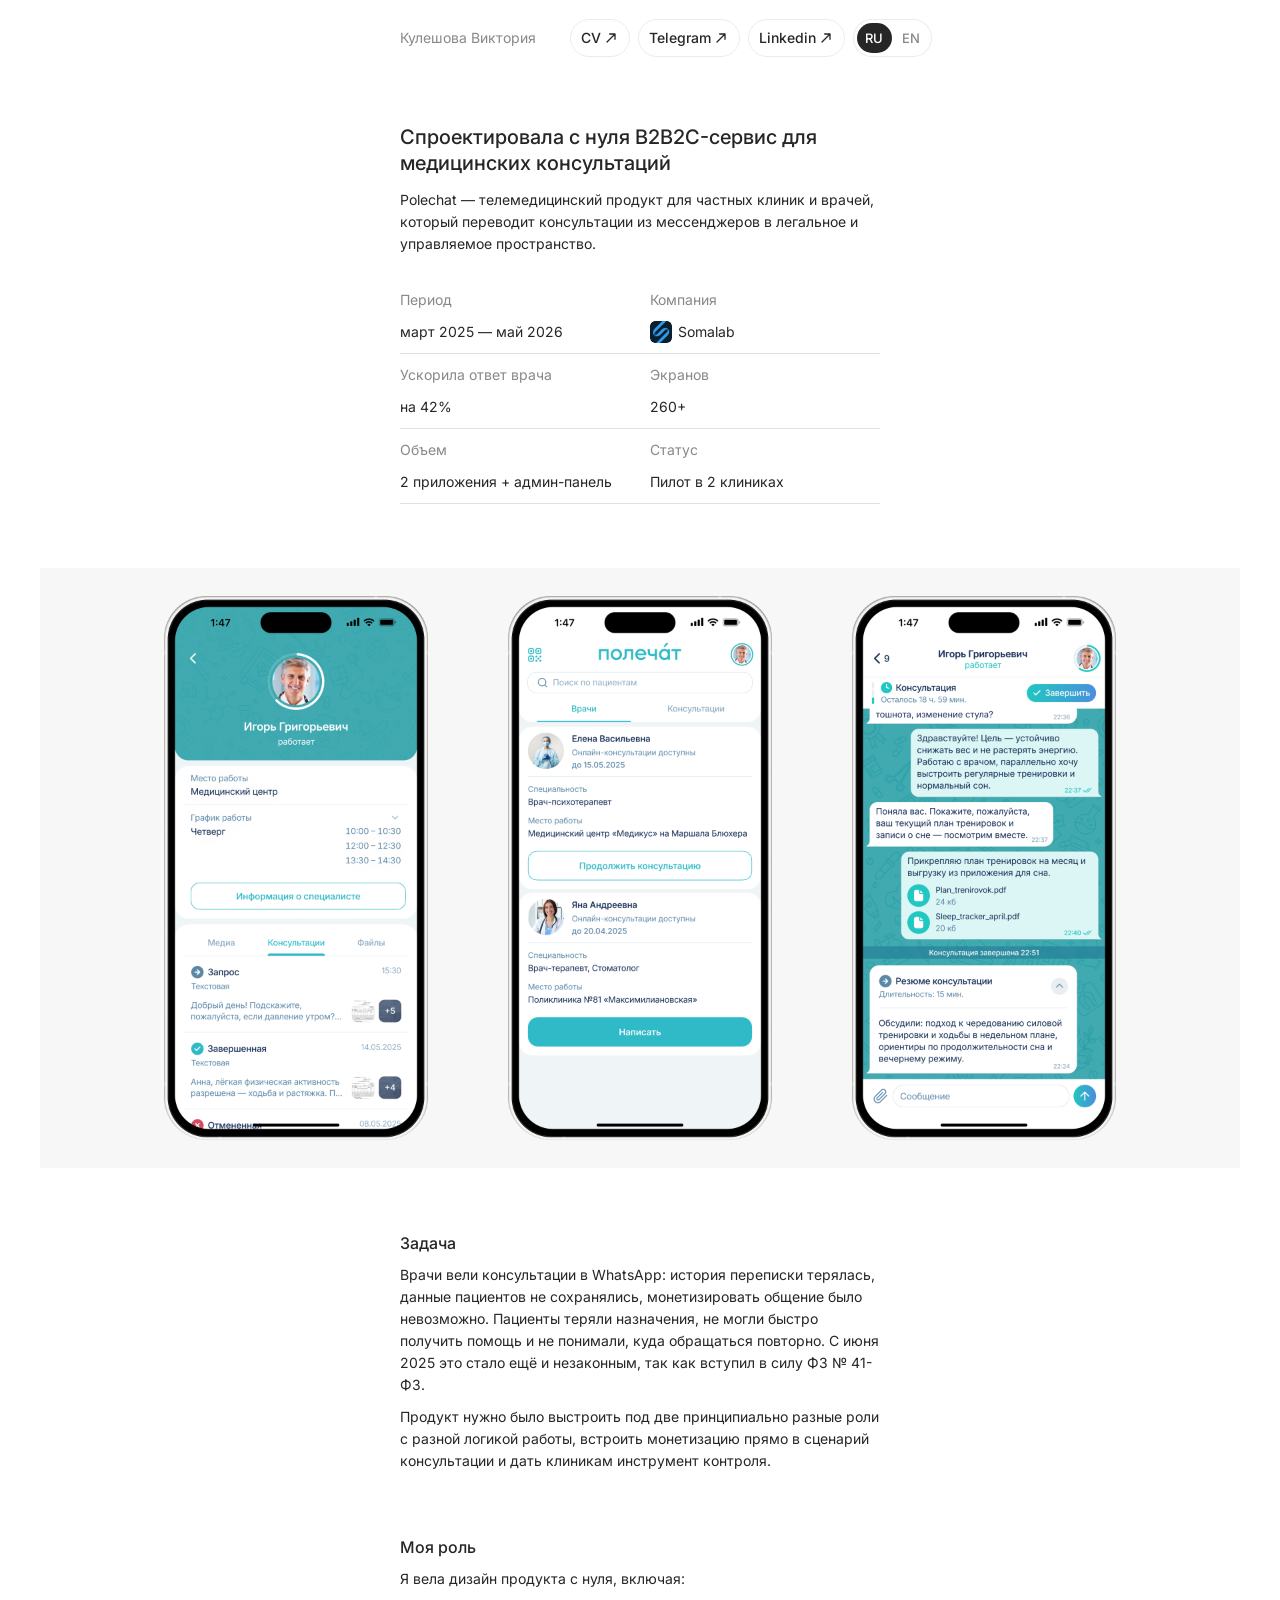
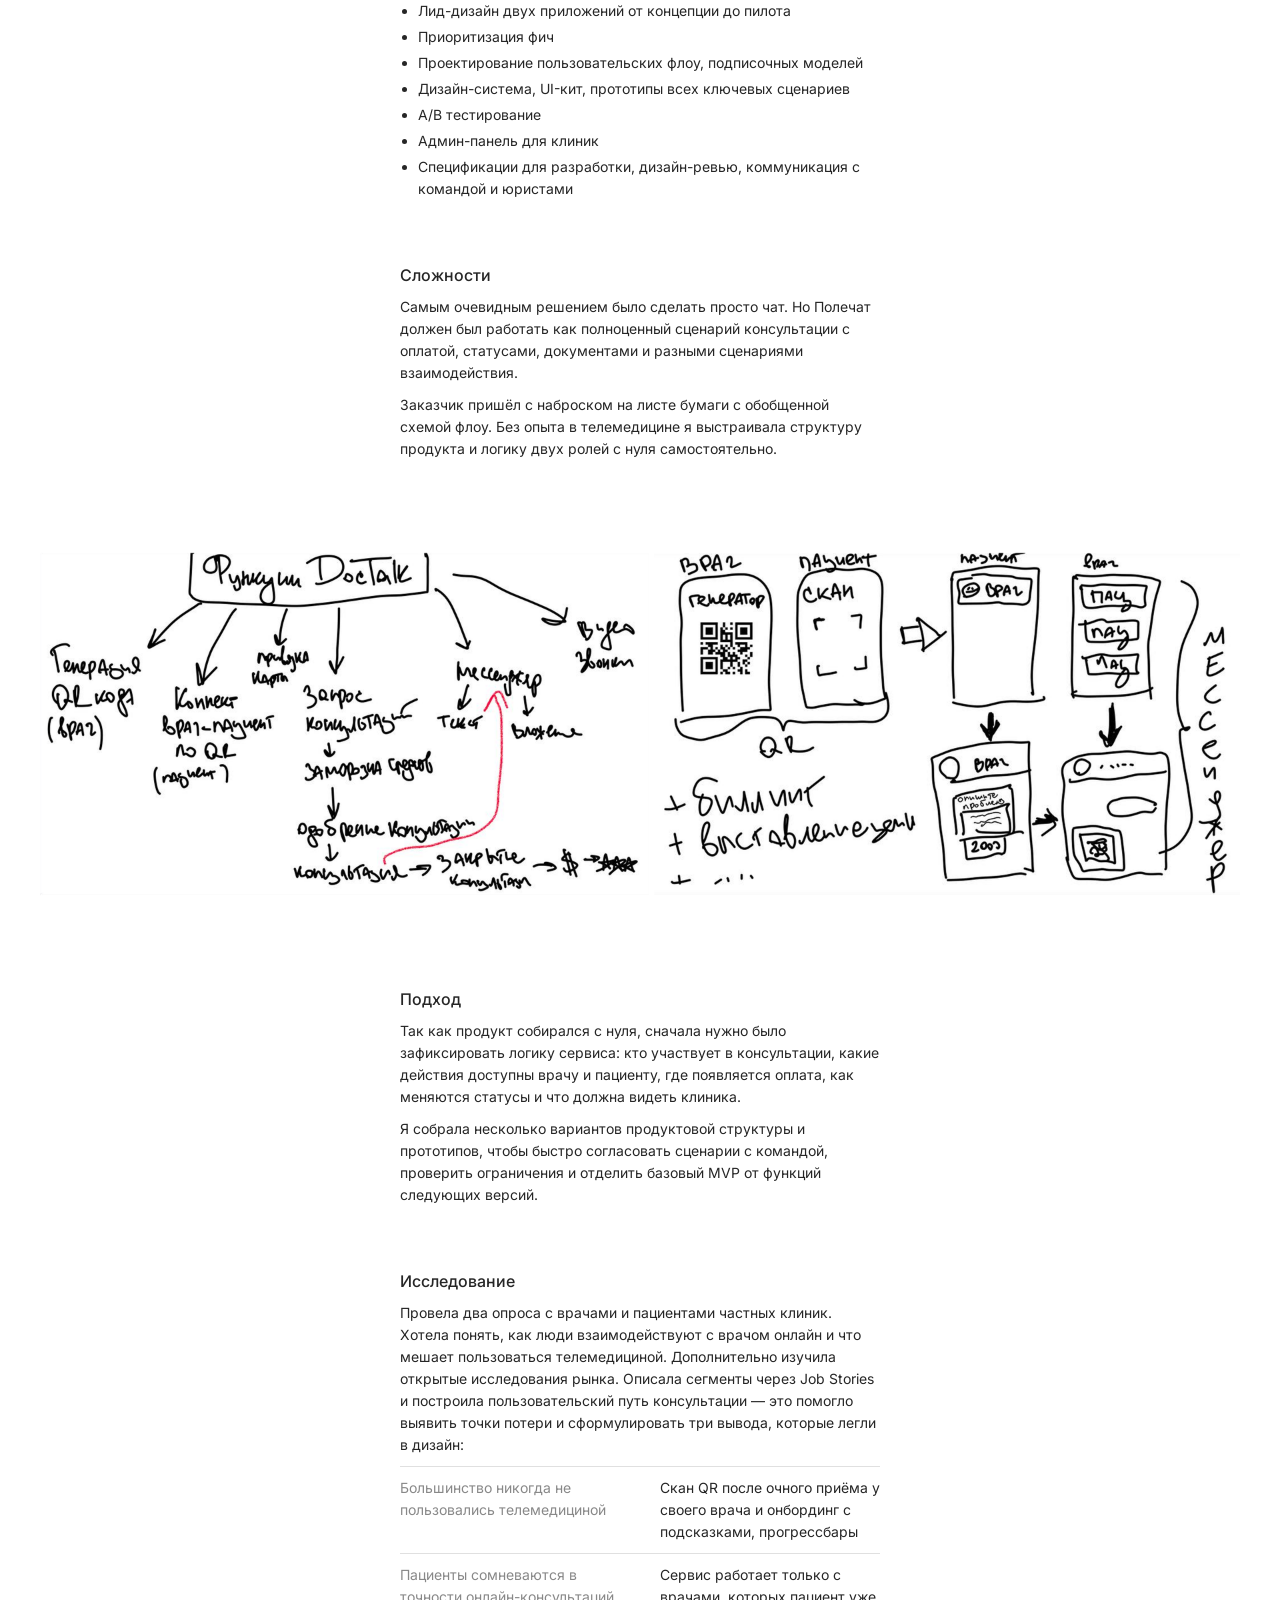
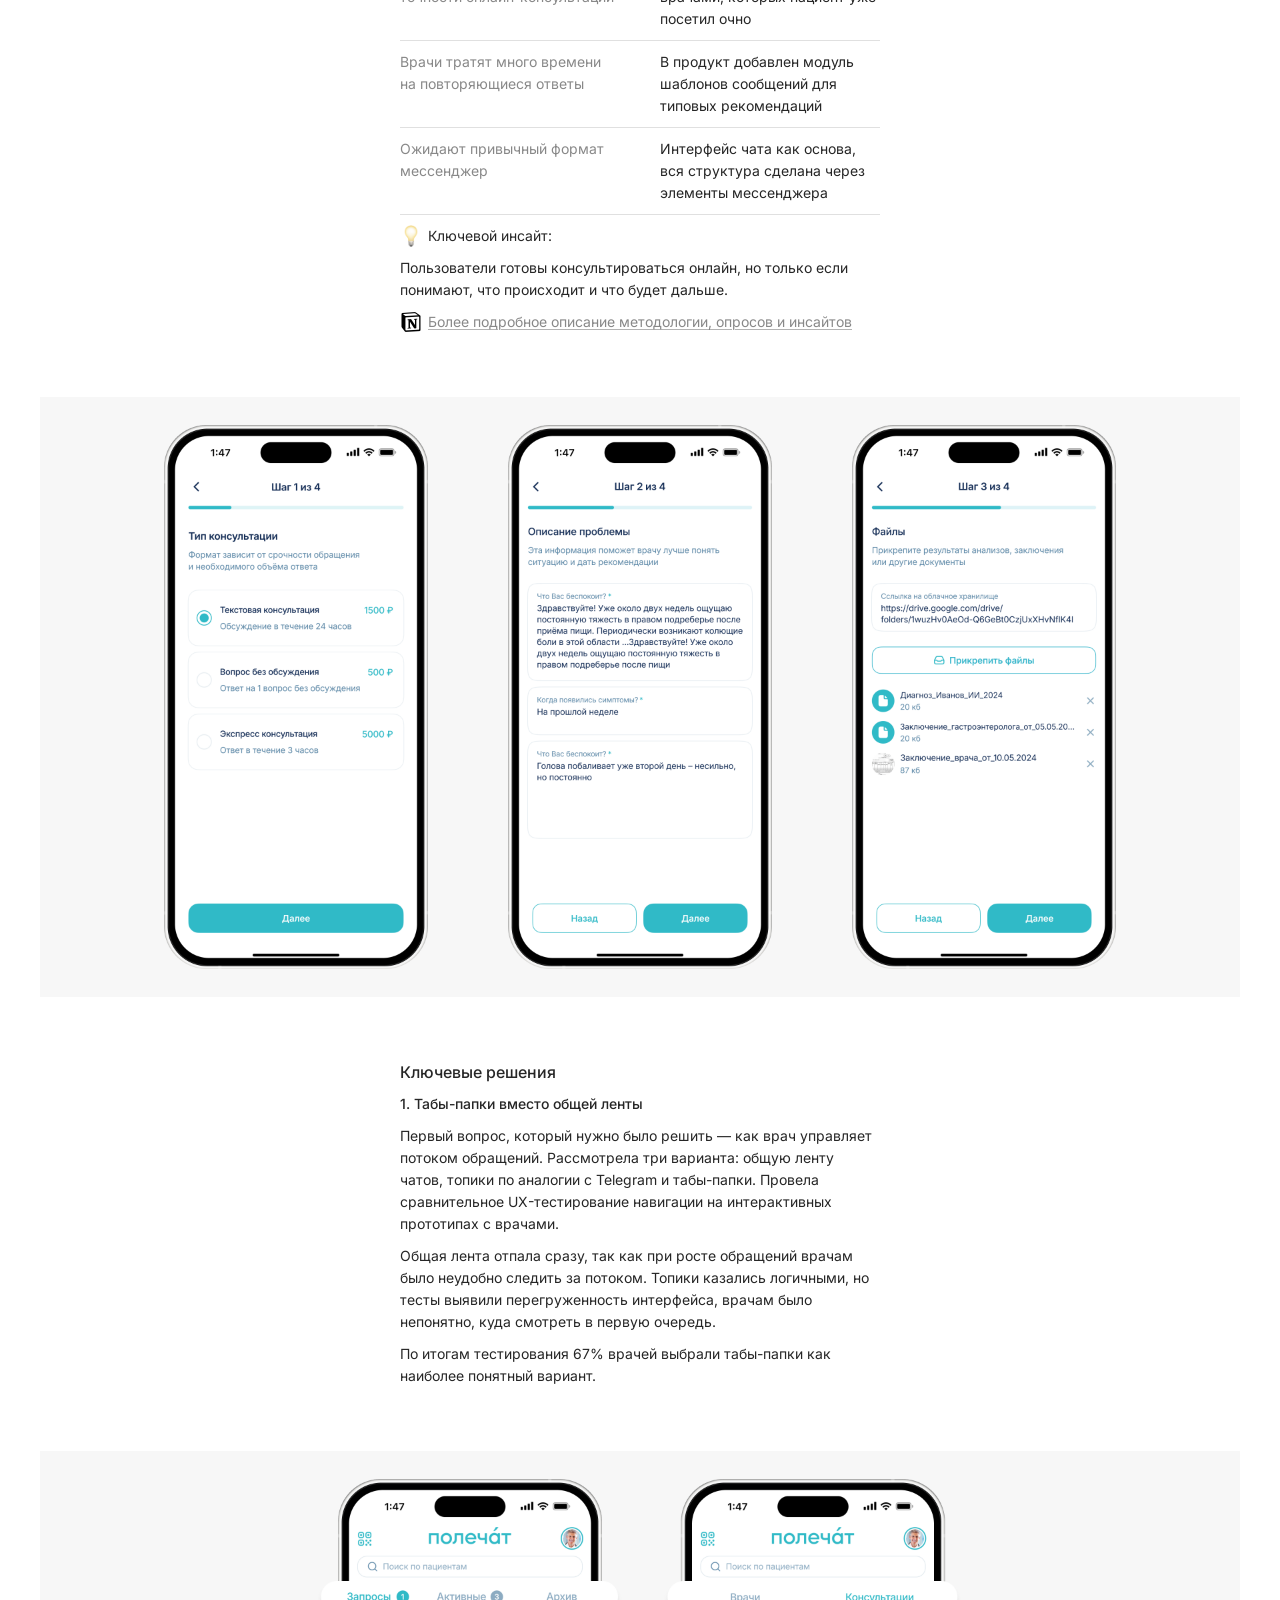
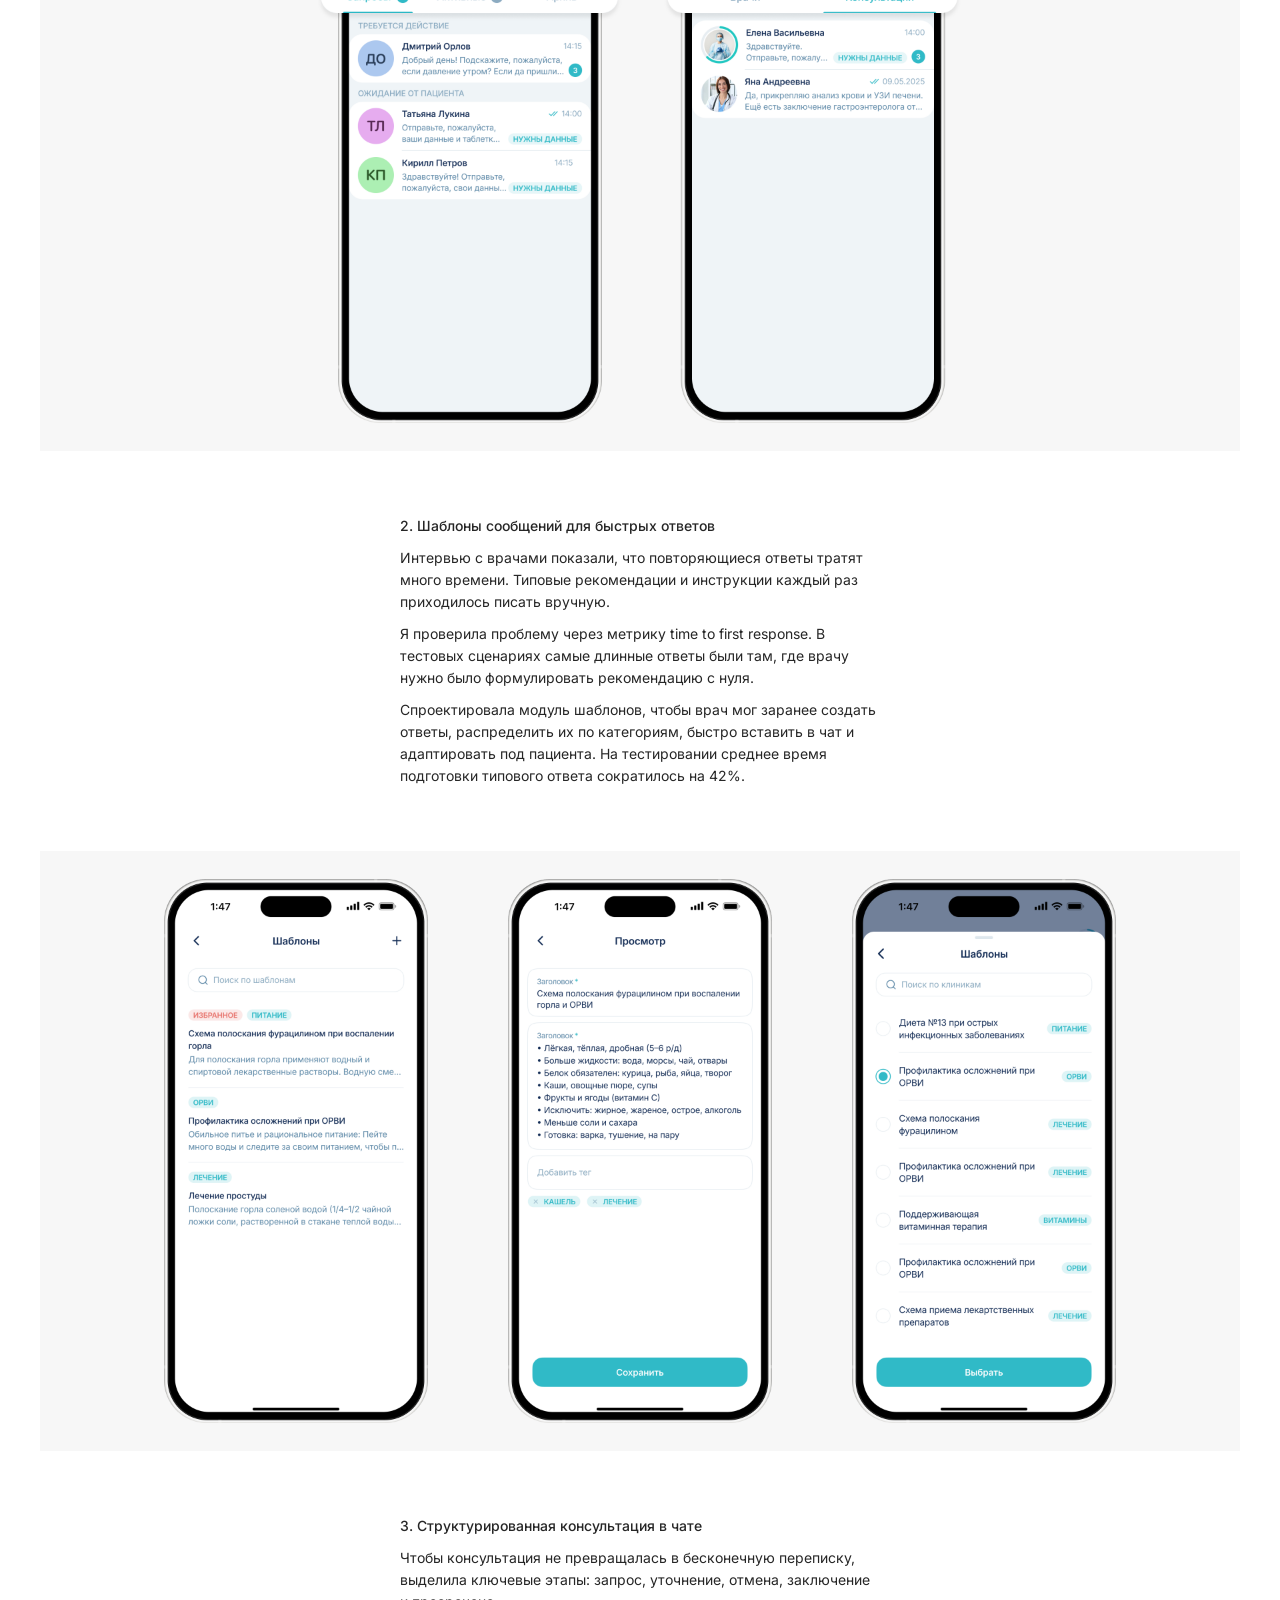
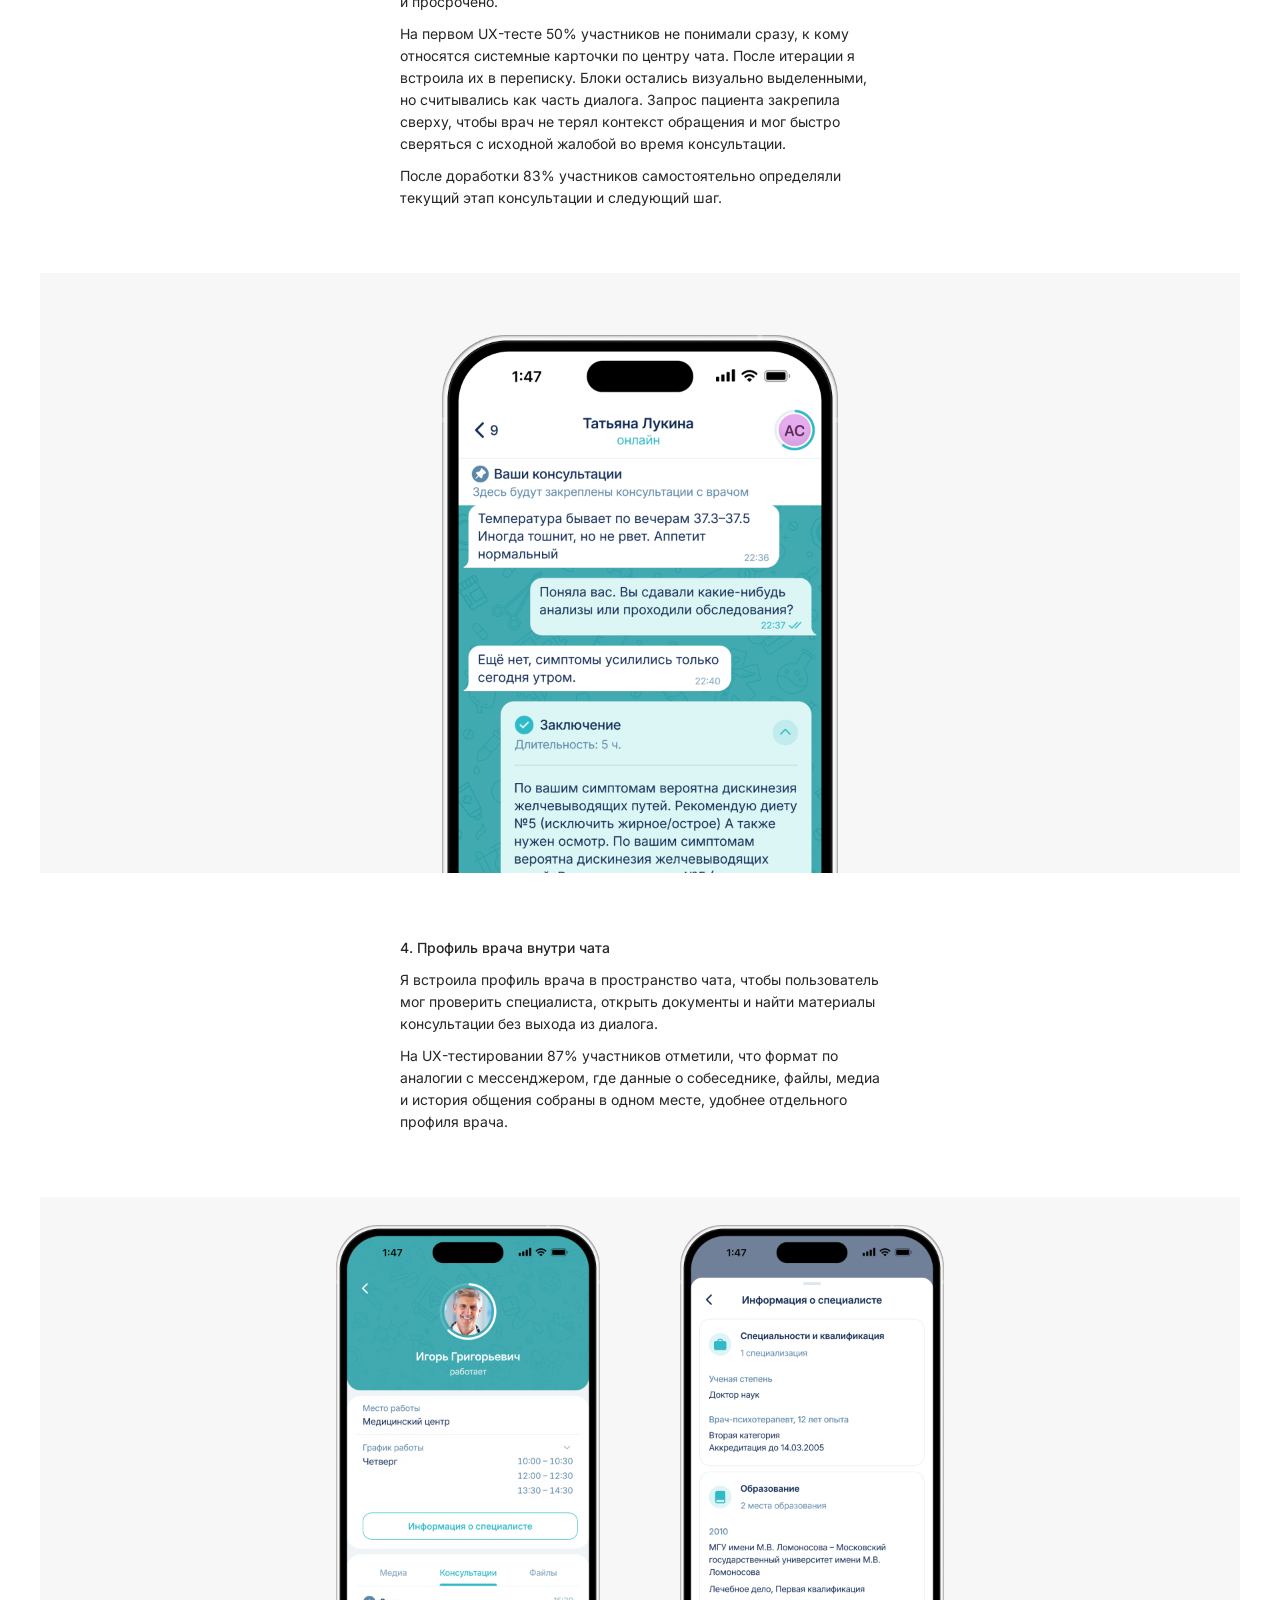
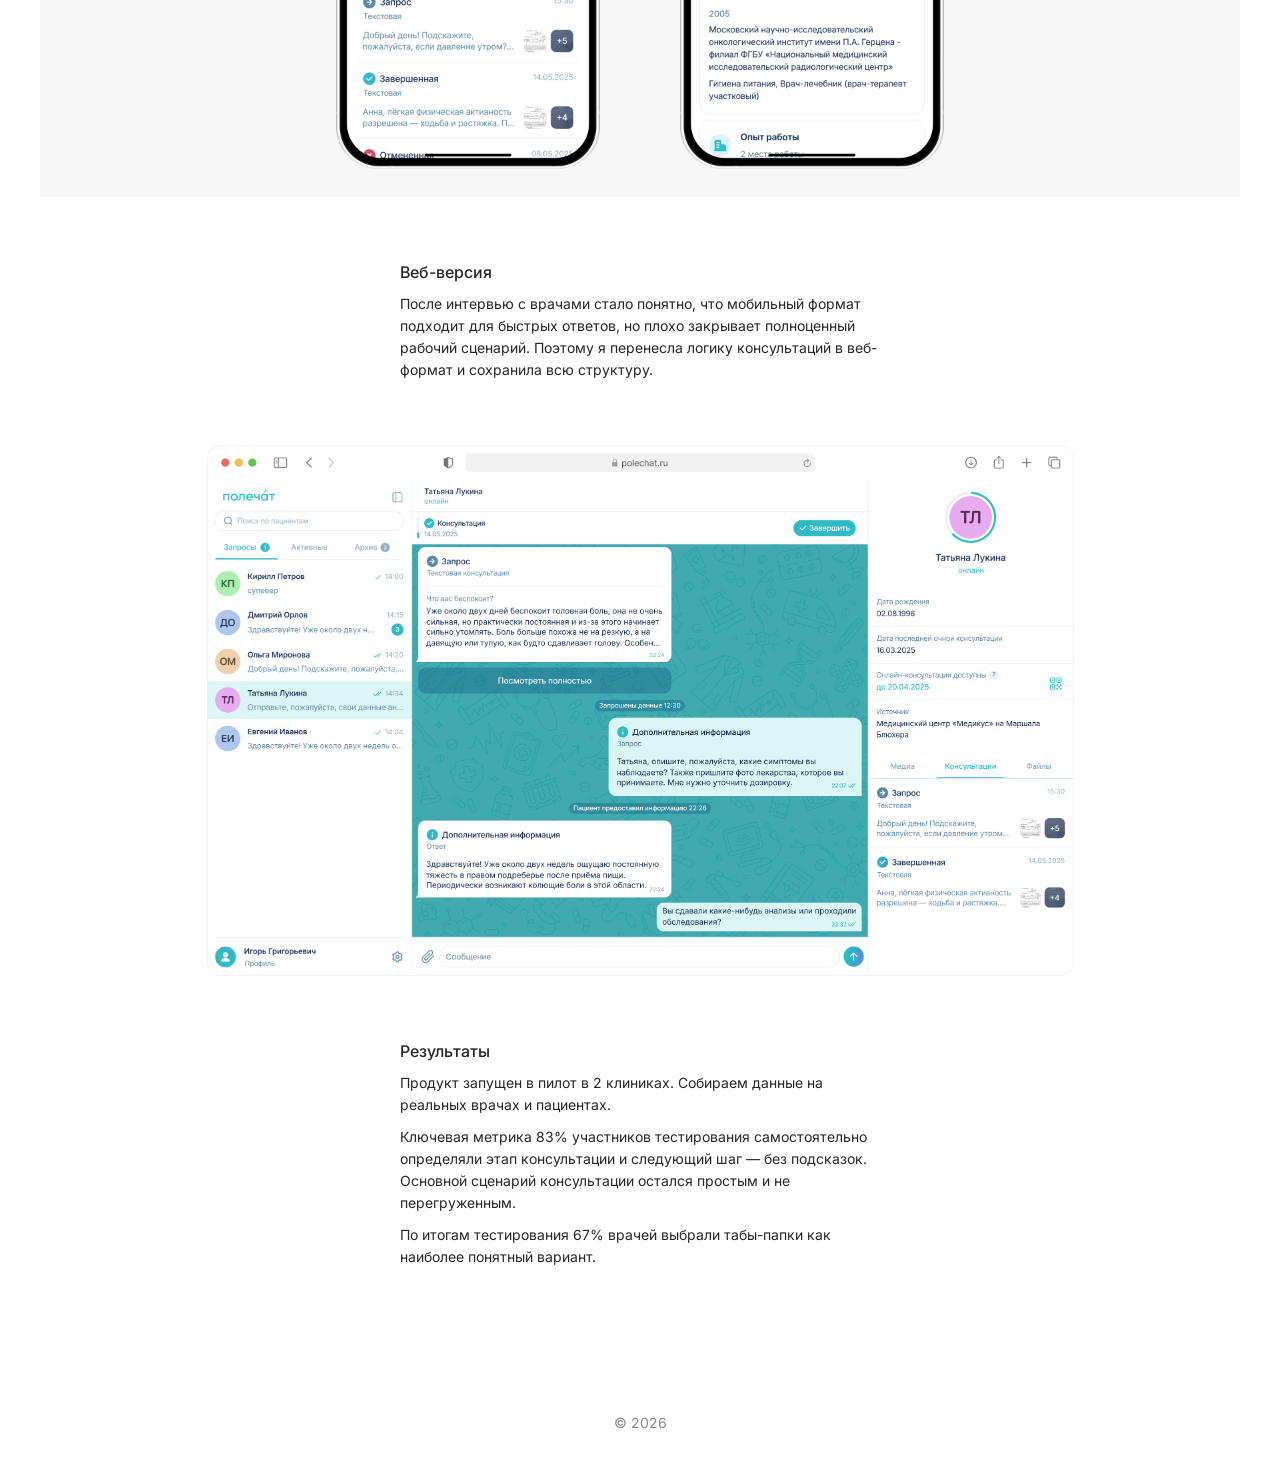
<file: ru/polechat.html>
<!DOCTYPE html>
<html lang="ru">
<head>
  <meta charset="UTF-8">
  <title>Виктория Кулешова</title>
  <link rel="canonical" href="https://viktoriakuleshova.ru/polechat.html">
  <meta http-equiv="refresh" content="0; url=../polechat.html">
  <script>location.replace('../polechat.html' + location.hash);</script>
</head>
<body>
  <a href="../polechat.html">Перейти на сайт</a>
</body>
</html>
</file>
<file: style.css>
/* ===================================================================
   ДИЗАЙН-ТОКЕНЫ
   Источник: CSS из Figma (Frame 2131331476) + визуальный анализ PDF
=================================================================== */

:root {
  /* Цвета */
  --color-bg: #FFFFFF;
  --color-text: #262626;
  --color-text-muted: rgba(38, 38, 38, 0.55);
  --color-border: rgba(0, 0, 0, 0.12);
  --color-border-pill: rgba(0, 0, 0, 0.08);

  /* Типографика */
  --font-main: 'Inter', sans-serif;
  --text-size: 14px;
  --text-line: 22px; /* 157% */

  /* Сетка / контейнер */
  --page-width: 1440px;
  --content-width: 480px;
  --content-width-mobile: 388px;

  /* Вертикальные отступы между блоками страницы (заданы по ТЗ) */
  --section-gap: 80px;
  --page-top-padding: 80px;
}

* {
  margin: 0;
  padding: 0;
  box-sizing: border-box;
}

html, body {
  background: var(--color-bg);
  color: var(--color-text);
  font-family: var(--font-main);
  font-size: var(--text-size);
  line-height: var(--text-line);
  font-weight: 400;
}

a {
  text-decoration: none;
  color: inherit;
}

/* ===================================================================
   LAYOUT
=================================================================== */

.page {
  max-width: var(--page-width);
  margin: 0 auto;
  padding-top: var(--page-top-padding);
}

/* Каждая секция страницы будет иметь нижний отступ = --section-gap,
   кроме последней. Так блоки будут идти с равным расстоянием. */
.page > section {
  margin-bottom: var(--section-gap);
}

.page > section:last-child {
  margin-bottom: 0;
}

/* Общий текстовый стиль из Figma: 14px / 22px / 400 */
.text {
  font-size: var(--text-size);
  line-height: var(--text-line);
  font-weight: 400;
  color: var(--color-text);
}

.text--muted {
  color: var(--color-text-muted);
}

/* "label" — приглушённые заголовки секций: Кулешова Виктория / Опыт */
.label {
  font-size: var(--text-size);
  line-height: var(--text-line);
  font-weight: 400;
  color: var(--color-text-muted);
}

/* ===================================================================
   HERO SECTION
=================================================================== */

.hero {
  display: flex;
  flex-direction: column;
  align-items: center;
  gap: 64px;
}

.projects,
.achievements,
.contacts {
  display: flex;
  flex-direction: column;
  align-items: center;
  gap: 13px;
  width: 100%;
}

.projects__grid {
  display: grid;
  grid-template-columns: 1fr 1fr;
  gap: 16px;
  width: var(--content-width);
}

.project-card {
  display: flex;
  flex-direction: column;
  gap: 16px;
  padding: 22px;
  border: 0.8px solid var(--color-border);
  border-radius: 18px;
  background: #FAFAFA;
}

.project-card--accent {
  background: #F3F3F3;
}

.project-card__eyebrow {
  margin-bottom: 6px;
  color: var(--color-text-muted);
}

.project-card__title {
  font-size: 18px;
  line-height: 26px;
  font-weight: 600;
  color: var(--color-text);
}

.project-card__desc {
  max-width: 100%;
}

.project-card__tags {
  display: flex;
  flex-wrap: wrap;
  gap: 8px;
}

.project-card__tags span {
  display: inline-flex;
  align-items: center;
  padding: 6px 10px;
  border-radius: 999px;
  background: #FFFFFF;
  border: 0.8px solid var(--color-border-pill);
  font-size: 12px;
  line-height: 18px;
  color: var(--color-text-muted);
}

.achievements__list {
  display: flex;
  flex-direction: column;
  gap: 10px;
  width: var(--content-width);
}

.achievement-item {
  padding: 12px 0;
  border-top: 0.8px solid var(--color-border);
}

.achievement-item:last-child {
  border-bottom: 0.8px solid var(--color-border);
}

.contacts__content {
  display: flex;
  flex-direction: column;
  align-items: flex-start;
  gap: 14px;
  width: var(--content-width);
}

.contact-link {
  font-size: 18px;
  line-height: 28px;
  font-weight: 600;
  color: var(--color-text);
}

.contacts__socials {
  display: flex;
  gap: 8px;
  flex-wrap: wrap;
}

/* ---- Верхняя строка: аватар + соц-кнопки ---- */

.hero__top {
  display: flex;
  flex-direction: row;
  justify-content: space-between;
  align-items: center;
  width: var(--content-width);
}

.avatar {
  width: 44px;
  height: 44px;
  border-radius: 6px;
  overflow: hidden;
  background: #000000;
  flex: none;
}

.avatar img {
  width: 100%;
  height: 100%;
  object-fit: cover;
  display: block;
}

.pillnav {
  display: flex;
  flex-direction: row;
  align-items: center;
  gap: 8px;
}

.pill {
  box-sizing: border-box;
  display: inline-flex;
  flex-direction: row;
  justify-content: center;
  align-items: center;
  padding: 8px 10px;
  gap: 2px;
  height: 38px;
  border: 0.8px solid var(--color-border-pill);
  border-radius: 100px;
  font-family: var(--font-main);
  font-weight: 500;
  font-size: var(--text-size);
  line-height: var(--text-line);
  color: var(--color-text);
  white-space: nowrap;
  transition: background 0.15s ease;
}

.pill:hover {
  background: #F7F7F7;
}

.pill__icon {
  width: 16px;
  height: 16px;
  flex: none;
}

/* ---- Имя / роль / описание ---- */

.hero__intro {
  display: flex;
  flex-direction: column;
  align-items: flex-start;
  gap: 13px;
  width: var(--content-width);
}

.hero__text {
  display: flex;
  flex-direction: column;
  gap: 10px;
}

.hero__desc {
  max-width: 450px;
}

/* ---- Опыт ---- */

.experience {
  display: flex;
  flex-direction: column;
  align-items: flex-start;
  gap: 13px;
  width: var(--content-width);
}

.experience__list {
  display: flex;
  flex-direction: column;
  align-items: stretch;
  gap: 10px;
  width: 100%;
}

.experience__row {
  display: flex;
  flex-direction: row;
  justify-content: space-between;
  align-items: center;
  gap: 10px;
  width: 100%;
}

.experience__company {
  display: flex;
  flex-direction: row;
  align-items: center;
  gap: 6px;
}

.company-icon {
  width: 22px;
  height: 22px;
  border-radius: 5px;
  display: flex;
  align-items: center;
  justify-content: center;
  flex: none;
  overflow: hidden;
}

.company-icon img {
  width: 100%;
  height: 100%;
  object-fit: cover;
  display: block;
}

.divider {
  width: 100%;
  height: 0;
  border-top: 0.8px solid var(--color-border);
}

/* ===================================================================
   БУРГЕР-МЕНЮ (видим только на мобильных)
=================================================================== */

.burger-wrap {
  position: relative;
  display: none; /* показываем только в мобильном медиа-запросе */
}

.burger {
  width: 38px;
  height: 38px;
  display: flex;
  align-items: center;
  justify-content: center;
  background: #FFFFFF;
  border: 0.8px solid var(--color-border-pill);
  border-radius: 8px;
  cursor: pointer;
  padding: 0;
  transition: background 0.15s ease;
}

.burger:hover {
  background: #F7F7F7;
}

.mobile-menu {
  position: absolute;
  top: calc(100% + 8px);
  right: 0;
  z-index: 20;
  display: none;
  flex-direction: column;
  min-width: 200px;
  background: #FFFFFF;
  border: 0.8px solid var(--color-border-pill);
  border-radius: 16px;
  padding: 8px;
  box-shadow: 0 8px 24px rgba(0, 0, 0, 0.08);
}

.mobile-menu.is-open {
  display: flex;
}

.mobile-menu__link {
  font-family: var(--font-main);
  font-size: var(--text-size);
  line-height: var(--text-line);
  font-weight: 400;
  color: var(--color-text);
  padding: 8px 10px;
  border-radius: 8px;
  white-space: nowrap;
}

.mobile-menu__link:hover {
  background: #F7F7F7;
}

.mobile-menu__divider {
  height: 0;
  border-top: 0.8px solid var(--color-border);
  margin: 6px 4px;
}

/* Мобильный ряд соц-кнопок под описанием — скрыт на десктопе */
.pillnav--mobile {
  display: none;
}

/* ===================================================================
   АДАПТИВ: МОБИЛЬНЫЕ ЭКРАНЫ
=================================================================== */

@media (max-width: 480px) {

  :root {
    --page-top-padding: 24px;
    --section-gap: 40px;
  }

  .page {
    padding-left: 20px;
    padding-right: 20px;
  }

  .hero {
    gap: 32px;
    align-items: stretch;
  }

  .hero__top,
  .hero__intro,
  .experience,
  .projects__grid,
  .achievements__list,
  .contacts__content {
    width: 100%;
    max-width: var(--content-width-mobile);
  }

  .hero__desc {
    max-width: 100%;
  }

  .projects__grid {
    grid-template-columns: 1fr;
  }

  .project-card {
    padding: 18px;
  }

  /* Скрываем desktop pill-навигацию, показываем бургер */
  .hero__top .pillnav {
    display: none;
  }

  .burger-wrap {
    display: block;
  }

  /* Показываем мобильный ряд соц-кнопок под описанием */
  .pillnav--mobile {
    display: flex;
    flex-wrap: wrap;
    width: 100%;
    max-width: var(--content-width-mobile);
  }

  /* На референсе порядок: хедер → имя/описание → CV/TG/Linkedin → Опыт */
  .hero__top { order: 0; }
  .hero__intro { order: 1; }
  .pillnav--mobile { order: 2; }
  .experience { order: 3; }

}

/* =====================================
   PROJECT
===================================== */

.project {
  display: flex;
  flex-direction: column;
  align-items: center;
  gap: 34px;
}

/* =====================================
   SLIDER
===================================== */

.project-slider {
  width: 100vw;
  overflow: hidden;
  cursor: grab;
  touch-action: pan-y;
}

.project-slider:active {
  cursor: grabbing;
}

.project-slider__track {
  display: flex;
  gap: 20px;
  width: max-content;
  will-change: transform;
}

.project-slider__track img {
  height: 531px;
  width: auto;
  display: block;
  flex-shrink: 0;
  object-fit: contain;
  pointer-events: auto;
  user-select: none;
}

.project-slider--wide .project-slider__track {
  gap: 40px;
}

/* =====================================
   CONTENT
===================================== */

.project-content {
  width: 480px;
  display: flex;
  flex-direction: column;
  gap: 34px;
}

.project-info {
  display: flex;
  flex-direction: column;
  gap: 10px;
}

.project-title {
  width: fit-content;

  font-family: 'Inter', sans-serif;
  font-size: 16px;
  line-height: 22px;
  font-weight: 500;

  color: #262626;

  text-decoration-line: underline;
  text-decoration-color: rgba(38, 38, 38, 0.35);
  text-decoration-thickness: 0.8px;
  text-underline-offset: 2px;
}

.project-description {
  font-family: 'Inter', sans-serif;
  font-size: 14px;
  line-height: 22px;
  font-weight: 400;

  color: #262626;
}

/* =====================================
   LINKS
===================================== */

.project-links {
  display: flex;
  align-items: center;
  gap: 8px;
  flex-wrap: wrap;
}

.project-link {
  display: inline-flex;
  align-items: center;
  justify-content: center;
  gap: 2px;

  height: 38px;
  padding: 8px 10px;

  background: #f7f7f7;
  border-radius: 100px;

  font-family: 'Inter', sans-serif;
  font-size: 14px;
  line-height: 22px;
  font-weight: 500;

  color: #262626;
  text-decoration: none;
  white-space: nowrap;
}

.project-link img {
  width: 16px;
  height: 16px;
  flex-shrink: 0;
  display: block;
}

/* =====================================
   STATS
===================================== */

.project-stats {
  width: 100%;
  border-top: 0.8px solid rgba(0, 0, 0, 0.12);
}

.project-stat {
  display: flex;
  justify-content: space-between;
  align-items: center;

  height: 42px;

  border-bottom: 0.8px solid rgba(0, 0, 0, 0.12);

  font-family: 'Inter', sans-serif;
  font-size: 14px;
  line-height: 22px;
  font-weight: 400;
}

.project-stat span:first-child {
  color: rgba(38, 38, 38, 0.55);
}

.project-stat span:last-child {
  color: #262626;
  text-align: right;
}

/* =====================================
   ADAPTIVE
===================================== */

@media (max-width: 768px) {
  .project-slider__track img {
    height: 420px;
  }
}

@media (max-width: 480px) {
  .project-slider__track {
    gap: 12px;
  }

  .project-slider__track img {
    height: 320px;
  }

}

/* =====================================
   ARTICLES
===================================== */

.articles {
  width: 480px;
  margin: 0 auto;

  display: flex;
  flex-direction: column;
  align-items: flex-start;
  gap: 13px;
}

.articles-title {
  width: 100%;

  font-family: 'Inter', sans-serif;
  font-size: 14px;
  line-height: 22px;
  font-weight: 400;

  color: rgba(38, 38, 38, 0.55);
}

.articles-list {
  width: 100%;

  display: flex;
  flex-direction: column;
  gap: 10px;
}

.article-row {
  width: 100%;

  display: flex;
  justify-content: space-between;
  align-items: flex-start;
  gap: 10px;

  font-family: 'Inter', sans-serif;
  font-size: 14px;
  line-height: 22px;
  font-weight: 400;

  text-decoration: none;
}

.article-name {
  color: #262626;

  text-decoration-line: underline;
  text-decoration-color: rgba(38, 38, 38, 0.35);
  text-decoration-thickness: 0.8px;
  text-underline-offset: 2px;
}

.article-date {
  flex-shrink: 0;
  color: rgba(38, 38, 38, 0.55);
}

/* mobile */


@media (max-width: 480px) {

  .article-row {
    gap: 16px;
  }
}

/* =====================================
   CONCEPTS
===================================== */

.concepts {
  width: 480px;
  margin: 0 auto;

  display: flex;
  flex-direction: column;
  align-items: center;
  gap: 34px;
}

.concepts-content {
  width: 100%;

  display: flex;
  flex-direction: column;
  gap: 13px;
}

.concepts-title {
  width: 100%;

  font-family: 'Inter', sans-serif;
  font-size: 14px;
  line-height: 22px;
  font-weight: 400;

  color: rgba(38, 38, 38, 0.55);
}

.concepts-gallery {
  width: 100vw;
  margin-left: calc((480px - 100vw) / 2);

  display: flex;
  justify-content: center;
  align-items: flex-start;
  gap: 13px;

  overflow: hidden;
}

.concepts-gallery img {
  height: 531px;
  width: auto;

  display: block;
  flex-shrink: 0;

  object-fit: contain;

  background: #f7f7f7;
  border: 0.8px solid #f6f6f6;
}

.concepts-button {
  display: inline-flex;
  justify-content: center;
  align-items: center;
  gap: 4px;

  height: 38px;
  padding: 8px 10px;

  background: #f7f7f7;
  border-radius: 100px;

  font-family: 'Inter', sans-serif;
  font-size: 14px;
  line-height: 22px;
  font-weight: 500;

  color: #262626;
  text-decoration: none;
}

.concepts-button__text {
  display: inline-flex;
  align-items: center;
  gap: 4px;
}

.concepts-button img {
  width: 16px;
  height: 16px;
  display: block;
  flex-shrink: 0;
}

/* mobile */

@media (max-width: 768px) {
 
  .concepts-gallery {
    justify-content: flex-start;
    overflow-x: auto;
    scrollbar-width: none;
  }

  .concepts-gallery::-webkit-scrollbar {
    display: none;
  }

  .concepts-gallery img {
    height: 420px;
  }
}

@media (max-width: 480px) {

  .concepts-gallery img {
    height: 320px;
  }
}

/* =====================================
   ACHIEVEMENTS BLOCK
===================================== */

.achievements-block {
  width: 480px;
  margin: 0 auto;

  display: flex;
  flex-direction: column;
  align-items: flex-start;
  gap: 13px;
}

.achievements-title {
  width: 100%;

  font-family: 'Inter', sans-serif;
  font-size: 14px;
  line-height: 22px;
  font-weight: 400;

  color: rgba(38, 38, 38, 0.55);
}

.achievements-list {
  width: 100%;

  display: flex;
  flex-direction: column;
  gap: 10px;
}

.achievement-row {
  width: 100%;

  display: flex;
  justify-content: space-between;
  align-items: flex-start;
  gap: 10px;

  font-family: 'Inter', sans-serif;
  font-size: 14px;
  line-height: 22px;
  font-weight: 400;

  text-decoration: none;
}

.achievement-name {
  color: #262626;

  text-decoration-line: underline;
  text-decoration-color: rgba(38, 38, 38, 0.35);
  text-decoration-thickness: 0.8px;
  text-underline-offset: 2px;
}

.achievement-desc {
  flex-shrink: 0;
  color: rgba(38, 38, 38, 0.55);
  text-align: right;
}

/* mobile */


@media (max-width: 480px) {
  
  .achievement-row {
    gap: 16px;
  }

  .achievement-desc {
    max-width: 150px;
  }
}

.achievement-name {
  display: inline-flex;
  align-items: center;
  gap: 4px;

  color: #262626;
  text-decoration: none;
}

.achievement-name img {
  width: 14px;
  height: 14px;
  object-fit: contain;
  flex-shrink: 0;
}

.achievement-name span {
  text-decoration-line: underline;
  text-decoration-color: rgba(38, 38, 38, 0.35);
  text-decoration-thickness: 0.8px;
  text-underline-offset: 2px;
}

/* =====================================
   CONTACTS FINAL
===================================== */

.contacts-final {
  width: 100%;
  display: flex;
  flex-direction: column;
  align-items: center;
  gap: 34px;
  overflow: hidden;
}

.contacts-final__content {
  width: 480px;
  display: flex;
  flex-direction: column;
  align-items: flex-start;
  gap: 34px;
}

.contacts-final__info {
  width: 100%;
  display: flex;
  flex-direction: column;
  gap: 13px;
}

.contacts-final__title {
  width: 100%;

  font-family: 'Inter', sans-serif;
  font-size: 14px;
  line-height: 22px;
  font-weight: 400;

  color: rgba(38, 38, 38, 0.55);
}

.contacts-final__text {
  width: 450px;

  font-family: 'Inter', sans-serif;
  font-size: 14px;
  line-height: 22px;
  font-weight: 400;

  color: #262626;
}

.contacts-final__links {
  display: flex;
  align-items: center;
  gap: 8px;
  flex-wrap: wrap;
}

.contacts-final__link {
  display: inline-flex;
  justify-content: center;
  align-items: center;
  gap: 2px;

  height: 38px;
  padding: 8px 10px;

  background: #f7f7f7;
  border-radius: 100px;

  font-family: 'Inter', sans-serif;
  font-size: 14px;
  line-height: 22px;
  font-weight: 500;

  color: #262626;
  text-decoration: none;
}

.contacts-final__link img {
  width: 16px;
  height: 16px;
  display: block;
  flex-shrink: 0;
}

.contacts-final__collage {
  width: 1155px;
  max-width: none;
  height: auto;
  display: block;
}

/* mobile */

@media (max-width: 768px) {
  
  .contacts-final__text {
    width: 100%;
  }

  .contacts-final__collage {
    width: 900px;
  }
}

@media (max-width: 480px) {
  
  .contacts-final__collage {
    width: 100vw;
    max-width: none;
    height: auto;
    margin-left: calc((100% - 100vw) / 2);
  }
}

/* =====================================
   FOOTER
===================================== */

.footer {
  width: 100%;
  padding: 32px 0 40px;

  display: flex;
  justify-content: center;
  align-items: center;
}

.footer span {
  font-family: 'Inter', sans-serif;
  font-size: 14px;
  line-height: 22px;
  font-weight: 400;

  color: rgba(38, 38, 38, 0.55);
}

/* =====================================
   MICRO INTERACTIONS
===================================== */

/* Текстовые ссылки со SVG-стрелкой */

.link-with-arrow {
  cursor: pointer;
}

.link-text {
  display: inline-flex;
  align-items: center;
  gap: 2px;

  text-decoration-line: underline;
  text-decoration-color: rgba(38, 38, 38, 0.35);
  text-decoration-thickness: 0.8px;
  text-underline-offset: 2px;

  transition:
    color 0.2s ease,
    text-decoration-color 0.2s ease;
}

.hover-arrow {
  width: 14px;
  height: 14px;
  flex-shrink: 0;

  opacity: 0;
  transform: translate(-4px, 2px);

  transition:
    opacity 0.2s ease,
    transform 0.2s ease;
}

.link-with-arrow:hover .link-text {
  text-decoration-color: #262626;
}

.link-with-arrow:hover .hover-arrow {
  opacity: 1;
  transform: translate(0, 0);
}

.company-link {
  display: inline-flex;
  align-items: center;
  gap: 2px;

  text-decoration: none !important;
}

.article-name {
  text-decoration-line: underline;
  text-decoration-color: rgba(38,38,38,.35);
  text-decoration-thickness: 0.8px;
  text-underline-offset: 2px;
}

.achievement-name .link-text {
  text-decoration-line: underline;
  text-decoration-color: rgba(38,38,38,.35);
  text-decoration-thickness: 0.8px;
  text-underline-offset: 2px;
}

/* Pill-кнопки */

.pill,
.project-link,
.contacts-final__link {
  transition:
    background 0.2s ease,
    transform 0.2s ease;
}

.pill:hover,
.project-link:hover,
.contacts-final__link:hover {
  background: #eeeeee;
  transform: translateY(-1px);
}

/* Заблокированная кнопка концептов */

.concepts-button {
  cursor: not-allowed;

  transition:
    background 0.2s ease,
    transform 0.2s ease;
}

.concepts-button:hover {
  background: #eeeeee;
  transform: translateY(-1px);
}

.concepts-button__text img {
  transition: transform 0.2s ease;
}

.concepts-button:hover .concepts-button__text img {
  transform: rotate(-8deg) scale(1.05);
}

.project-slider__track img,
.concepts-gallery img {
  transition: transform 0.35s ease;
}

.project-slider__track img:hover,
.concepts-gallery img:hover {
  transform: scale(1.025);
}

/* =====================================
   STICKY MENU
===================================== */

.sticky-menu {
  position: fixed;
  top: 0;
  left: 0;
  z-index: 100;

  width: 100%;
  height: 64px;

   background: rgba(255, 255, 255, 0.68);
  backdrop-filter: blur(20px);
  -webkit-backdrop-filter: blur(20px);
  border-bottom: 0.8px solid rgba(0, 0, 0, 0.06);

  opacity: 0;
  pointer-events: none;
  transform: translateY(-12px);

  transition:
    opacity 0.25s ease,
    transform 0.25s ease;
}

.sticky-menu.is-visible {
  opacity: 1;
  pointer-events: auto;
  transform: translateY(0);
}

.sticky-menu__inner {
  width: 1200px;
  height: 44px;
  margin: 10px auto 0;

  display: flex;
  align-items: center;
  justify-content: space-between;
  gap: 34px;
}

.sticky-menu__nav {
  display: flex;
  align-items: center;
  gap: 32px;
}

.sticky-menu__link {
  position: relative;

  display: inline-flex;
  align-items: center;
  gap: 4px;

  font-size: 14px;
  line-height: 22px;
  font-weight: 400;

  color: rgba(38, 38, 38, 0.55);

  transition: color 0.2s ease;
}

.sticky-menu__link::before {
  content: "";

  width: 4px;
  height: 4px;

  border-radius: 50%;
  background: #262626;

  opacity: 0;
  transform: scale(0.4);

  transition:
    opacity 0.2s ease,
    transform 0.2s ease;
}

.sticky-menu__link.is-active {
  color: #262626;
}

.sticky-menu__link.is-active::before {
  opacity: 1;
  transform: scale(1);
}

.sticky-menu__link:hover {
  color: #262626;
}

.sticky-menu__buttons {
  display: flex;
  align-items: center;
  gap: 8px;
}

.sticky-menu__burger,
.sticky-menu__mobile {
  display: none;
}

/* mobile */

@media (max-width: 768px) {
  .sticky-menu {
    height: 60px;

    background: rgba(255, 255, 255, 0.72);
    backdrop-filter: blur(16px);
    -webkit-backdrop-filter: blur(16px);
  }

  .sticky-menu__inner {
    width: calc(100% - 42px);
    height: 44px;
    margin: 8px auto 0;

    display: flex;
    align-items: center;
    justify-content: space-between;
  }

  .sticky-menu__avatar {
    display: block;
    width: 44px;
    height: 44px;
    border-radius: 6px;
    overflow: hidden;
    background: #000;
    flex-shrink: 0;
  }

  .sticky-menu__avatar img {
    width: 100%;
    height: 100%;
    object-fit: cover;
    display: block;
  }

  .sticky-menu__nav,
  .sticky-menu__buttons {
    display: none;
  }

  .sticky-menu__burger {
    display: flex;
    align-items: center;
    justify-content: center;

    width: 44px;
    height: 40px;

    padding: 8px 10px;
    border: none;
    border-radius: 100px;
    background: transparent;

    cursor: pointer;
  }

  .sticky-menu__burger span {
    display: block;
    width: 24px;
    height: 1px;

    background: rgba(38, 38, 38, 0.55);
    border-radius: 10px;
  }

  .sticky-menu__burger span + span {
    margin-top: 6px;
  }
}

section[id] {
  scroll-margin-top: 100px;
}

.sticky-menu__avatar {
  width: 44px;
  height: 44px;
  border-radius: 6px;
  overflow: hidden;
  background: #000;
  flex-shrink: 0;
}

.sticky-menu__avatar img {
  width: 100%;
  height: 100%;
  object-fit: cover;
  display: block;
}

.burger img,
.sticky-menu__burger img {
  width: 24px;
  height: 24px;
  display: block;
}

.burger,
.sticky-menu__burger {
  border: none;
  background: transparent;
}

/* =====================================
   CLEAN CASE SPACING SYSTEM
===================================== */

:root {
  --case-gap: 64px;
  --case-gap-mobile: 40px;
  --case-inner-gap: 10px;
}

/* сброс старых отступов */

.case-hero,
.case-text-block,
.case-section,
.case-content,
.case-image,
.case-image--small,
.case-gallery,
.case-web-image {
  margin-top: 0;
  margin-bottom: 0;
}

.case-content {
  margin-left: auto;
  margin-right: auto;
}

.case-section {
  display: flex;
  flex-direction: column;
  gap: var(--case-gap);
}

.case-text-block {
  display: flex;
  flex-direction: column;
  gap: var(--case-gap);
}

.case-text-block .case-section {
  gap: var(--case-inner-gap);
}

.case-content {
  display: flex;
  flex-direction: column;
  gap: var(--case-inner-gap);
}

.case-content h2,
.case-content h3,
.case-content p {
  margin: 0;
}

/* главный отступ между ВСЕМИ секциями */

.case-page > section + section {
  margin-top: var(--case-gap);
}

.case-header {
  margin-bottom: var(--case-gap);
}

.case-footer {
  margin-top: var(--case-gap);
}

/* mobile */

@media (max-width: 768px) {
  .case-page > section + section {
    margin-top: var(--case-gap-mobile);
  }

  .case-header {
    margin-bottom: var(--case-gap-mobile);
  }

  .case-section {
    gap: var(--case-gap-mobile);
  }

  .case-text-block {
    gap: var(--case-gap-mobile);
  }

  .case-text-block .case-section {
    gap: var(--case-inner-gap);
  }

  .case-content {
    margin-left: 0;
    margin-right: 0;
  }

  .case-footer {
    margin-top: var(--case-gap-mobile);
  }
}

html,
body {
  width: 100%;
  overflow-x: hidden;
}

* {
  box-sizing: border-box;
}

@media (max-width: 768px) {
  .page,
  .hero,
  .experience,
  .project-content,
  .articles,
  .achievements-block,
  .contacts-final__content {
    width: 100%;
    max-width: 100%;
  }

  .achievements-row,
  .achievement-item {
    width: 100%;
    max-width: 100%;
    grid-template-columns: 1fr;
  }

  .achievement-name,
  .achievement-desc {
    width: 100%;
    max-width: 100%;
  }

  .project-slider,
  .concepts-gallery {
    width: 100vw;
    max-width: 100vw;
    margin-left: -20px;
  }

  .contacts-final__collage {
    width: 100%;
    max-width: 100%;
  }
}

/* =====================================
   FINAL MOBILE WIDTH FIX
===================================== */

html,
body {
  width: 100%;
  overflow-x: hidden;
}

* {
  box-sizing: border-box;
}

@media (max-width: 768px) {
  .page {
    width: 100%;
    padding-left: 20px;
    padding-right: 20px;
    overflow-x: hidden;
  }

  .hero,
  .hero__top,
  .hero__intro,
  .experience,
  .project-content,
  .articles,
  .achievements-block,
  .contacts-final__content {
    width: 100%;
    max-width: 100%;
    margin-left: 0;
    margin-right: 0;
  }

  .project-content p,
  .project-content h2,
  .articles,
  .contacts-final__text {
    width: 100%;
    max-width: 100%;
  }

  .project-slider,
  .concepts-gallery {
    width: 100vw;
    margin-left: -20px;
    margin-right: -20px;
  }

  .achievements-list,
  .achievement-item,
  .achievements-row {
    width: 100%;
    max-width: 100%;
  }

  .achievement-item,
  .achievements-row {
    display: grid;
    grid-template-columns: 1fr;
    gap: 4px;
  }

  .achievement-name,
  .achievement-name span,
  .achievement-desc {
    width: 100%;
    max-width: 100%;
  }

  .contacts-final__collage {
    width: 100%;
    max-width: 100%;
  }
}

/* =====================================
   FINAL RESPONSIVE FIX
===================================== */

@media (max-width: 1024px) {
  .page {
    width: 100%;
    padding-left: 20px;
    padding-right: 20px;
    overflow-x: hidden;
  }

  .hero,
  .hero__top,
  .hero__intro,
  .experience,
  .project-content,
  .articles,
  .concepts,
  .achievements-block,
  .contacts-final__content {
    width: 100%;
    max-width: 100%;
  }

  .project-slider,
  .concepts-gallery {
    width: 100vw;
    max-width: 100vw;
    margin-left: -20px;
    margin-right: -20px;
  }

  .project-slider__track img,
  .concepts-gallery img {
    width: auto;
    max-width: none;
  }

  .concepts-button {
    margin-left: auto;
    margin-right: auto;
  }

  .achievement-row {
    display: flex;
    align-items: flex-start;
    justify-content: flex-start;
    gap: 6px;
  }

  .achievement-desc {
    display: none;
  }

  .achievement-name,
  .achievement-name span,
  .achievement-name .link-text {
    width: auto;
    max-width: 100%;
  }

  .contacts-final__collage {
    width: 100%;
    max-width: 100%;
  }
}

.mobile-menu__link {
  display: flex;
  align-items: center;
  gap: 4px;
}

.mobile-menu__link img {
  width: 16px;
  height: 16px;
}

@media (max-width: 1024px) {
  .sticky-menu__mobile {
    position: absolute;
    top: 56px;
    right: 20px;

    width: 250px;
    padding: 14px;

    display: none;
    flex-direction: column;
    gap: 2px;

    background: #ffffff;
    border: 0.8px solid rgba(0, 0, 0, 0.06);
    border-radius: 16px;
    box-shadow: 0 12px 40px rgba(0, 0, 0, 0.10);
  }

  .sticky-menu__mobile.is-open {
    display: flex;
  }

  .sticky-menu__mobile a {
    padding: 8px 10px;
    border-radius: 10px;

    font-size: 14px;
    line-height: 22px;
    color: #262626;
    text-decoration: none;
  }

  .sticky-menu__mobile a:hover {
    background: #f7f7f7;
  }
}
/* =====================================
   LANGUAGE SWITCH (RU / EN)
===================================== */

.hero__actions,
.sticky-menu__actions,
.case-header__actions,
.case-sticky-menu__actions {
  display: flex;
  align-items: center;
  gap: 8px;
}

.lang-switch {
  display: inline-flex;
  align-items: center;
  flex: none;
  height: 38px;
  padding: 3px;
  gap: 2px;
  border: 0.8px solid var(--color-border-pill);
  border-radius: 100px;
  background: #FFFFFF;
}

.lang-switch__item {
  display: inline-flex;
  align-items: center;
  justify-content: center;
  min-width: 34px;
  height: 30px;
  padding: 0 8px;
  border-radius: 100px;
  font-family: var(--font-main);
  font-size: 13px;
  line-height: 1;
  font-weight: 500;
  letter-spacing: 0.02em;
  color: var(--color-text-muted);
  transition: background 0.15s ease, color 0.15s ease;
}

.lang-switch__item:hover {
  color: var(--color-text);
}

.lang-switch__item.is-active {
  background: var(--color-text);
  color: #FFFFFF;
  cursor: default;
}

.lang-switch__item:focus-visible {
  outline: 2px solid var(--color-text);
  outline-offset: 2px;
}

/* case header: keep the name on one line next to the switch */
.case-header {
  gap: 16px;
}

.case-header__name {
  white-space: nowrap;
}

/* sticky mobile menu: external links with arrow */
.sticky-menu__mobile a {
  display: flex;
  align-items: center;
  gap: 4px;
}

.sticky-menu__mobile a img {
  width: 16px;
  height: 16px;
}

.sticky-menu__mobile .mobile-menu__divider {
  margin: 6px 4px;
}

/* =====================================
   TABLET 769–1024: sticky menu fits the screen
===================================== */

@media (max-width: 1024px) {
  .sticky-menu__inner {
    width: auto;
    margin: 10px 24px 0;
  }

  .sticky-menu__nav,
  .sticky-menu__buttons {
    display: none;
  }

  .sticky-menu__burger {
    display: flex;
    align-items: center;
    justify-content: center;
    width: 44px;
    height: 40px;
    padding: 8px 10px;
    border: none;
    border-radius: 100px;
    background: transparent;
    cursor: pointer;
  }
}
</file>
<file: case.css>
.case-page {
  width: 100%;
  max-width: 1440px;
  margin: 0 auto;
  padding-top: 16px;
  padding-bottom: 80px;

  font-family: 'Inter', sans-serif;
  color: #262626;
}

.case-header {
  width: 480px;
  height: 44px;
  margin: 0 auto 64px;

  display: flex;
  align-items: center;
  justify-content: space-between;
  gap: 34px;
}

.case-header__name {
  font-size: 14px;
  line-height: 22px;
  font-weight: 400;
  color: rgba(38, 38, 38, 0.55);
  text-decoration: none;
}

.case-hero {
  width: 480px;
  margin: 0 auto;

  display: flex;
  flex-direction: column;
  gap: 34px;
}

.case-intro {
  display: flex;
  flex-direction: column;
  gap: 13px;
}

.case-intro h1 {
  font-size: 20px;
  line-height: 26px;
  font-weight: 500;
  color: #262626;
}

.case-intro p {
  font-size: 14px;
  line-height: 22px;
  font-weight: 400;
  color: #262626;
}

.case-facts {
  display: flex;
  flex-direction: column;
  gap: 10px;
}

.case-facts__row {
  display: grid;
  grid-template-columns: 1fr 1fr;
  gap: 20px;

  padding-bottom: 10px;
  border-bottom: 0.8px solid rgba(0, 0, 0, 0.12);
}

.case-fact {
  display: flex;
  flex-direction: column;
  gap: 10px;
}

.case-fact span {
  font-size: 14px;
  line-height: 22px;
  color: rgba(38, 38, 38, 0.55);
}

.case-fact p {
  font-size: 14px;
  line-height: 22px;
  color: #262626;
}

.case-company {
  display: inline-flex;
  align-items: center;
  gap: 6px;
}

.case-company img {
  width: 22px;
  height: 22px;
  border-radius: 5px;
}

.case-image {
  width: 1200px;
}

.case-image img {
  width: 100%;
  height: auto;
  display: block;
}

/* tablet / mobile */

@media (max-width: 768px) {
  .case-page {
    padding: 16px 24px 64px;
  }

  .case-header,
  .case-hero {
    width: 100%;
  }

  .case-header {
    margin-bottom: 48px;
  }

  .case-header .pillnav {
    display: none;
  }

  .case-image {
    width: 100%;
    margin-top: 48px;
  }
}

@media (max-width: 480px) {
  .case-page {
    padding: 16px 20px 56px;
  }

  .case-intro h1 {
    font-size: 20px;
    line-height: 26px;
  }

  .case-facts__row {
    grid-template-columns: 1fr;
    gap: 10px;
  }
}

.case-section {
  display: flex;
  flex-direction: column;
  gap: 10px;
}

.case-section h2 {
  font-size: 16px;
  line-height: 22px;
  font-weight: 500;
  color: #262626;
}

.case-section p,
.case-section li {
  font-size: 14px;
  line-height: 22px;
  font-weight: 400;
  color: #262626;
}

.case-section ul {
  display: flex;
  flex-direction: column;
  gap: 4px;

  padding-left: 18px;
  margin: 0;
}

.case-image--small img {
  width: 100%;
  height: auto;
  display: block;
}

/* mobile */

@media (max-width: 768px) {

  .case-image--small {
    margin-top: 48px;
  }
}

.research-table {
  width: 100%;

  display: flex;
  flex-direction: column;

  border-top: 0.8px solid rgba(0, 0, 0, 0.12);
}

.research-row {
  display: grid;
  grid-template-columns: 1fr 1fr;
  gap: 40px;

  padding: 10px 0;

  border-bottom: 0.8px solid rgba(0, 0, 0, 0.12);
}

.research-row span,
.research-row p {
  font-size: 14px;
  line-height: 22px;
  font-weight: 400;
}

.research-row span {
  color: rgba(38, 38, 38, 0.55);
}

.research-row p {
  color: #262626;
}

.notion-link {
  display: inline-flex;
  align-items: center;
  gap: 6px;

  font-size: 14px;
  line-height: 22px;
  font-weight: 400;

  color: rgba(38, 38, 38, 0.55);
  text-decoration: underline;
  text-decoration-color: rgba(38, 38, 38, 0.35);
  text-decoration-thickness: 0.8px;
  text-underline-offset: 2px;
}

.notion-link img {
  width: 22px;
  height: 22px;
  border-radius: 5px;
  flex-shrink: 0;
}

@media (max-width: 480px) {
  .research-row {
    grid-template-columns: 1fr;
    gap: 6px;
  }

  .notion-link {
    align-items: flex-start;
  }
}

.insight-title {
  display: inline-flex;
  align-items: center;
  gap: 6px;
}

.insight-title img {
  width: 22px;
  height: 22px;
  object-fit: contain;
  flex-shrink: 0;
}

.case-content {
  max-width: 480px;
}

.case-content h2 {
  font-size: 16px;
  font-weight: 500;
}

.case-content h3 {
  font-size: 14px;
  font-weight: 500;
}

.case-content p {
  font-size: 14px;
  line-height: 22px;
}

.case-gallery {
  width: 1200px;
  max-width: 100%;
  margin-left: auto;
  margin-right: auto;
  background: transparent;
  padding: 0;
}

.case-gallery img {
   display: block;
  width: 100%;
  height: auto;
}

@media (max-width: 768px) {

  .case-content {
    max-width: none;
  }

  .case-gallery {
    padding: 16px;
  }
}

.case-web-image {
  width: 867px;
  margin: 0 auto;
}

.case-web-image img {
  width: 100%;
  height: auto;
  display: block;
}

.case-footer {
  padding-bottom: 24px;

  text-align: center;

  font-size: 14px;
  line-height: 22px;
  font-weight: 400;

  color: rgba(38, 38, 38, 0.55);
}

@media (max-width: 768px) {
  .case-web-image {
    width: 100%;
  }
}

/* =====================================
   CLEAN FINAL CASE SPACING
===================================== */

:root {
  --case-block-gap: 64px;
  --case-block-gap-mobile: 40px;
  --case-inner-gap: 10px;
}

/* сбрасываем все старые отступы */
.case-header,
.case-hero,
.case-section,
.case-content,
.case-gallery,
.case-image,
.case-image--small,
.case-web-image,
.case-footer {
  margin-top: 0;
  margin-bottom: 0;
}

/* ширина текстового блока */
.case-content {
  width: 480px;
  max-width: 480px;
  margin-left: auto;
  margin-right: auto;

  display: flex;
  flex-direction: column;
  gap: var(--case-inner-gap);
}

/* убираем дефолтные margin у текста */
.case-content h2,
.case-content h3,
.case-content p,
.case-content ul {
  margin: 0;
}

/* отступы между абзацами/заголовками внутри текста */
.case-content h2,
.case-content h3,
.case-content p,
.case-content ul,
.notion-link,
.insight-title,
.research-table {
  margin: 0;
}

/* каждая большая секция */
.case-section {
  display: flex;
  flex-direction: column;
  gap: var(--case-block-gap);
}

/* единый отступ между всеми крупными блоками */
.case-page > section + section {
  margin-top: var(--case-block-gap);
}

/* от шапки до первого блока */
.case-header {
  margin-bottom: var(--case-block-gap);
}

/* hero тоже 480 по центру */
.case-hero {
  width: 480px;
  margin-left: auto;
  margin-right: auto;
}


.case-web-image {
  width: 867px;
  margin-left: auto;
  margin-right: auto;
}

.case-web-image img {
  display: block;
  width: 100%;
  height: auto;
}

/* footer */
.case-footer {
  margin-top: var(--case-block-gap);
}

/* mobile */
@media (max-width: 768px) {
  .case-page {
    padding-left: 24px;
    padding-right: 24px;
  }

  .case-header,
  .case-hero,
  .case-content {
    width: 100%;
    max-width: none;
  }

  .case-header {
    margin-bottom: var(--case-block-gap-mobile);
  }

  .case-page > section + section {
    margin-top: var(--case-block-gap-mobile);
  }

  .case-section {
    gap: var(--case-block-gap-mobile);
  }

  .case-gallery {
    padding: 16px;
  }

  .case-web-image {
    width: 100%;
  }

  .case-footer {
    margin-top: var(--case-block-gap-mobile);
  }
}

@media (max-width: 480px) {
  .case-page {
    padding-left: 20px;
    padding-right: 20px;
  }
}

/* =====================================
   CASE STICKY MENU
===================================== */

.case-sticky-menu {
  position: fixed;
  top: 0;
  left: 0;
  z-index: 1000;

  width: 100%;
  height: 64px;

  background: rgba(255, 255, 255, 0.72);
  backdrop-filter: blur(20px);
  -webkit-backdrop-filter: blur(20px);

  border-bottom: 0.8px solid rgba(0, 0, 0, 0.06);

  opacity: 0;
  transform: translateY(-100%);
  pointer-events: none;

  transition:
    opacity 0.24s ease,
    transform 0.24s ease;
}

.case-sticky-menu.is-visible {
  opacity: 1;
  transform: translateY(0);
  pointer-events: auto;
}

.case-sticky-menu__inner {
  width: 1200px;
  height: 44px;
  margin: 10px auto 0;

  display: flex;
  align-items: center;
  justify-content: space-between;
}

.case-sticky-menu__avatar {
  width: 44px;
  height: 44px;

  display: block;
  overflow: hidden;

  border-radius: 6px;
  background: #000;
}

.case-sticky-menu__avatar img {
  width: 100%;
  height: 100%;
  display: block;
  object-fit: cover;
}

.case-sticky-menu__links {
  display: flex;
  align-items: center;
  gap: 8px;
}

.case-sticky-menu__pill {
  height: 38px;
  padding: 8px 10px;

  display: inline-flex;
  align-items: center;
  justify-content: center;
  gap: 2px;

  border: 0.8px solid rgba(0, 0, 0, 0.08);
  border-radius: 100px;

  font-size: 14px;
  line-height: 22px;
  font-weight: 500;

  color: #262626;
  text-decoration: none;

  transition:
    background 0.2s ease,
    transform 0.2s ease;
}

.case-sticky-menu__pill:hover {
  background: #f7f7f7;
  transform: translateY(-1px);
}

.case-sticky-menu__pill img {
  width: 16px;
  height: 16px;
  display: block;
}

/* mobile */

@media (max-width: 768px) {
  .case-sticky-menu {
    height: 64px;
  }

  .case-sticky-menu__inner {
    width: auto;
    height: 44px;
    margin: 10px 21px 0;
  }

  .case-sticky-menu__links {
    gap: 6px;
  }

  .case-sticky-menu__pill {
    height: 38px;
    padding: 8px 10px;
  }

  .case-sticky-menu__pill span {
    font-size: 14px;
  }
}

@media (max-width: 480px) {
  .case-sticky-menu__inner {
    margin-left: 20px;
    margin-right: 20px;
  }
}

.case-menu-toggle {
  display: none;
}

@media (max-width: 768px) {
  .case-sticky-menu__links {
    position: absolute;
    top: 56px;
    right: 21px;

    width: 220px;
    padding: 14px;

    display: none;
    flex-direction: column;
    align-items: stretch;
    gap: 2px;

    background: rgba(255, 255, 255, 0.68);
    backdrop-filter: blur(20px);
    -webkit-backdrop-filter: blur(20px);

    border: 0.8px solid rgba(0, 0, 0, 0.06);
    border-radius: 16px;

    box-shadow: 0 12px 40px rgba(0, 0, 0, 0.10);
  }

  .case-sticky-menu__links.is-open {
    display: flex;
  }

  .case-sticky-menu__pill {
    justify-content: flex-start;
    border: none;
    background: transparent;
    border-radius: 10px;
  }

  .case-sticky-menu__pill:hover {
    background: rgba(247, 247, 247, 0.7);
    transform: none;
  }

  .case-menu-toggle {
    width: 44px;
    height: 40px;
    padding: 8px 10px;

    display: flex;
    align-items: center;
    justify-content: center;

    border: none;
    background: transparent;
    border-radius: 100px;
    cursor: pointer;
  }

  .case-menu-toggle img {
    width: 24px;
    height: 24px;
    display: block;
  }
}


.case-metrics {
  display: flex;
  flex-direction: column;
  gap: 22px;
}

.case-metric {
  display: flex;
  flex-direction: column;
  gap: 10px;
}

.case-metric__row {
  width: 100%;
  min-height: 42px;

  display: flex;
  align-items: center;
  justify-content: space-between;
  gap: 10px;

  border-top: 0.8px solid rgba(0, 0, 0, 0.12);
  border-bottom: 0.8px solid rgba(0, 0, 0, 0.12);

  font-size: 14px;
  line-height: 22px;
}
/* только первая строка получает верхнюю линию */
.case-metric__row:first-child {
  border-top: 0.8px solid rgba(0,0,0,.12);
}

.case-metric__row span:first-child {
  color: rgba(38, 38, 38, 0.55);
}

.case-metric__row span:last-child {
  color: #262626;
  text-align: right;
  flex-shrink: 0;
}

.case-small-link {
  width: fit-content;
}

.case-metrics__hidden {
  display: none;
  flex-direction: column;
  gap: 34px;
}

.case-metrics__hidden.is-open {
  display: flex;
}

.case-toggle-button {
  border: none;
  cursor: pointer;
}

.case-toggle-button img {
  transition: transform 0.2s ease;
}

.case-toggle-button.is-open img {
  transform: rotate(180deg);
}

.case-metric__row {
  display: flex;
  justify-content: space-between;
  padding: 10px 0;
}

.case-metric-group {
  border-top: 0.8px solid rgba(0,0,0,.12);
}

.case-metric-group .case-metric__row:first-child {
  border-top: none;
}

/* =====================================
   FINAL RESPONSIVE FIX
===================================== */

@media (max-width: 1024px) {
  .page {
    width: 100%;
    padding-left: 20px;
    padding-right: 20px;
    overflow-x: hidden;
  }

  .hero,
  .hero__top,
  .hero__intro,
  .experience,
  .project-content,
  .articles,
  .concepts,
  .achievements-block,
  .contacts-final__content {
    width: 100%;
    max-width: 100%;
  }

  .project-slider,
  .concepts-gallery {
    width: 100vw;
    max-width: 100vw;
    margin-left: -20px;
    margin-right: -20px;
  }

  .project-slider__track img,
  .concepts-gallery img {
    width: auto;
    max-width: none;
  }

  .concepts-button {
    margin-left: auto;
    margin-right: auto;
  }

  .achievement-row {
    display: flex;
    align-items: flex-start;
    justify-content: flex-start;
    gap: 6px;
  }

  .achievement-desc {
    display: none;
  }

  .achievement-name,
  .achievement-name span,
  .achievement-name .link-text {
    width: auto;
    max-width: 100%;
  }

  .contacts-final__collage {
    width: 100%;
    max-width: 100%;
  }
}

/* =====================================
   FINAL CASE MOBILE FIX
===================================== */

@media (max-width: 1024px) {
  .case-page {
    padding-left: 20px;
    padding-right: 20px;
    overflow-x: hidden;
  }

  .case-header,
  .case-hero,
  .case-content {
    width: 100%;
    max-width: 100%;
  }

  .case-header .pillnav {
    display: none;
  }

  .case-facts__row {
    grid-template-columns: 1fr;
    gap: 0;
    padding: 0;
    border-bottom: none;
  }

  .case-fact {
    gap: 10px;
    padding: 10px 0;
    border-bottom: 0.8px solid rgba(0,0,0,.12);
  }

  .case-gallery,
  .case-web-image {
    width: 100%;
    max-width: 100%;
    padding: 0;
  }

  .case-gallery img,
  .case-web-image img {
    width: 100%;
    height: auto;
    display: block;
  }

  .case-sticky-menu__links {
    position: absolute;
    top: 56px;
    right: 20px;

    width: 250px;
    padding: 14px;

    display: none;
    flex-direction: column;
    align-items: stretch;
    gap: 2px;

    background: rgba(255,255,255,.68);
    backdrop-filter: blur(20px);
    -webkit-backdrop-filter: blur(20px);

    border: 0.8px solid rgba(0,0,0,.06);
    border-radius: 16px;
    box-shadow: 0 12px 40px rgba(0,0,0,.10);
  }

  .case-sticky-menu__links.is-open {
    display: flex;
  }

  .case-sticky-menu__pill {
    display: flex !important;
    justify-content: flex-start;
    width: 100%;
    border: none;
    background: transparent;
  }
}

@media (max-width: 1024px) {
  .case-sticky-menu__links {
    position: absolute;
    top: 56px;
    right: 20px;

    width: 250px;
    padding: 14px;

    display: none;
    flex-direction: column;
    align-items: stretch;
    gap: 2px;

    background: #ffffff;
    border: 0.8px solid rgba(0, 0, 0, 0.06);
    border-radius: 16px;
    box-shadow: 0 12px 40px rgba(0, 0, 0, 0.10);
  }

  .case-sticky-menu__links.is-open {
    display: flex;
  }

  .case-sticky-menu__pill {
    display: flex !important;
    justify-content: flex-start;
    width: 100%;

    border: none;
    background: transparent;
    border-radius: 10px;
  }

  .case-sticky-menu__pill:hover {
    background: #f7f7f7;
    transform: none;
  }
}
/* =====================================
   CASE PAGES: CV / contacts reachable on every breakpoint
===================================== */

/* tablet 769–1024: header pills fit, sticky dropdown needs its toggle */
@media (max-width: 1024px) {
  .case-header .pillnav {
    display: flex;
  }

  .case-menu-toggle {
    width: 44px;
    height: 40px;
    padding: 8px 10px;
    display: flex;
    align-items: center;
    justify-content: center;
    border: none;
    background: transparent;
    border-radius: 100px;
    cursor: pointer;
  }

  .case-menu-toggle img {
    width: 24px;
    height: 24px;
    display: block;
  }
}

/* mobile: name + switch in the first row, pills in the second */
@media (max-width: 768px) {
  .case-header {
    height: auto;
    flex-wrap: wrap;
    row-gap: 12px;
  }

  .case-header__actions {
    display: contents;
  }

  .case-header .lang-switch {
    order: 2;
    margin-left: auto;
  }

  .case-header .pillnav {
    display: flex;
    order: 3;
    width: 100%;
    flex-wrap: wrap;
  }
}

@media (max-width: 1024px) {
  .case-sticky-menu__inner {
    width: auto;
    margin: 10px 24px 0;
  }
}

@media (max-width: 480px) {
  .case-sticky-menu__inner {
    margin-left: 20px;
    margin-right: 20px;
  }
}
</file>
